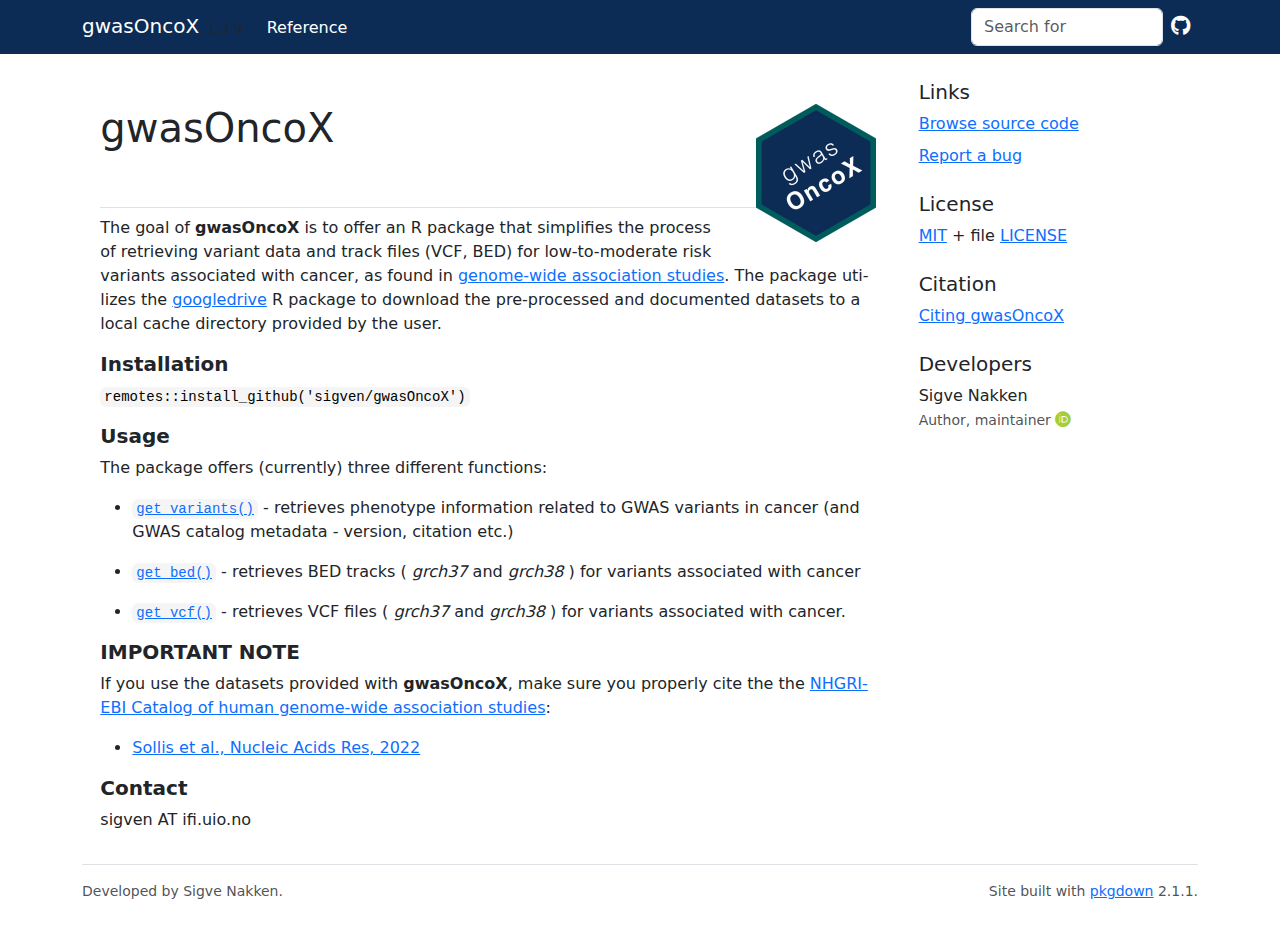
<file: index.html>
<!DOCTYPE html>
<!-- Generated by pkgdown: do not edit by hand --><html lang="en">
<head>
<meta http-equiv="Content-Type" content="text/html; charset=UTF-8">
<meta charset="utf-8">
<meta http-equiv="X-UA-Compatible" content="IE=edge">
<meta name="viewport" content="width=device-width, initial-scale=1, shrink-to-fit=no">
<title>Human GWAS tracks for the oncology domain • gwasOncoX</title>
<!-- favicons --><link rel="icon" type="image/png" sizes="16x16" href="favicon-16x16.png">
<link rel="icon" type="image/png" sizes="32x32" href="favicon-32x32.png">
<link rel="apple-touch-icon" type="image/png" sizes="180x180" href="apple-touch-icon.png">
<link rel="apple-touch-icon" type="image/png" sizes="120x120" href="apple-touch-icon-120x120.png">
<link rel="apple-touch-icon" type="image/png" sizes="76x76" href="apple-touch-icon-76x76.png">
<link rel="apple-touch-icon" type="image/png" sizes="60x60" href="apple-touch-icon-60x60.png">
<script src="deps/jquery-3.6.0/jquery-3.6.0.min.js"></script><meta name="viewport" content="width=device-width, initial-scale=1, shrink-to-fit=no">
<link href="deps/bootstrap-5.3.1/bootstrap.min.css" rel="stylesheet">
<script src="deps/bootstrap-5.3.1/bootstrap.bundle.min.js"></script><link href="deps/font-awesome-6.5.2/css/all.min.css" rel="stylesheet">
<link href="deps/font-awesome-6.5.2/css/v4-shims.min.css" rel="stylesheet">
<script src="deps/headroom-0.11.0/headroom.min.js"></script><script src="deps/headroom-0.11.0/jQuery.headroom.min.js"></script><script src="deps/bootstrap-toc-1.0.1/bootstrap-toc.min.js"></script><script src="deps/clipboard.js-2.0.11/clipboard.min.js"></script><script src="deps/search-1.0.0/autocomplete.jquery.min.js"></script><script src="deps/search-1.0.0/fuse.min.js"></script><script src="deps/search-1.0.0/mark.min.js"></script><!-- pkgdown --><script src="pkgdown.js"></script><meta property="og:title" content="Human GWAS tracks for the oncology domain">
<meta name="description" content="A small collection of variant datasets harvested from genome-wide association studies of cancer phenotypes. Both VCF files and BED tracks with loci associated with cancer phenotypes can be retrieved.">
<meta property="og:description" content="A small collection of variant datasets harvested from genome-wide association studies of cancer phenotypes. Both VCF files and BED tracks with loci associated with cancer phenotypes can be retrieved.">
<meta property="og:image" content="https://sigven.github.io/gwasOncoX/logo.png">
</head>
<body>
    <a href="#main" class="visually-hidden-focusable">Skip to contents</a>


    <nav class="navbar navbar-expand-lg fixed-top bg-info" data-bs-theme="light" aria-label="Site navigation"><div class="container">

    <a class="navbar-brand me-2" href="index.html">gwasOncoX</a>

    <small class="nav-text text-muted me-auto" data-bs-toggle="tooltip" data-bs-placement="bottom" title="">1.3.9</small>


    <button class="navbar-toggler" type="button" data-bs-toggle="collapse" data-bs-target="#navbar" aria-controls="navbar" aria-expanded="false" aria-label="Toggle navigation">
      <span class="navbar-toggler-icon"></span>
    </button>

    <div id="navbar" class="collapse navbar-collapse ms-3">
      <ul class="navbar-nav me-auto">
<li class="nav-item"><a class="nav-link" href="reference/index.html">Reference</a></li>
      </ul>
<ul class="navbar-nav">
<li class="nav-item"><form class="form-inline" role="search">
 <input class="form-control" type="search" name="search-input" id="search-input" autocomplete="off" aria-label="Search site" placeholder="Search for" data-search-index="search.json">
</form></li>
<li class="nav-item"><a class="external-link nav-link" href="https://github.com/sigven/gwasOncoX/" aria-label="GitHub"><span class="fa fab fa-github fa-lg"></span></a></li>
      </ul>
</div>


  </div>
</nav><div class="container template-home">
<div class="row">
  <main id="main" class="col-md-9"><p> </p>
<div class="section level1">
<div class="page-header">
<img src="logo.png" class="logo" alt=""><h1 id="gwasoncox-">gwasOncoX 
<a class="anchor" aria-label="anchor" href="#gwasoncox-"></a>
</h1>
</div>
<p>The goal of <strong>gwasOncoX</strong> is to offer an R package that simplifies the process of retrieving variant data and track files (VCF, BED) for low-to-moderate risk variants associated with cancer, as found in <a href="https://www.ebi.ac.uk/gwas/" class="external-link">genome-wide association studies</a>. The package utilizes the <a href="https://googledrive.tidyverse.org/" class="external-link">googledrive</a> R package to download the pre-processed and documented datasets to a local cache directory provided by the user.</p>
<div class="section level3">
<h3 id="installation">Installation<a class="anchor" aria-label="anchor" href="#installation"></a>
</h3>
<p><code>remotes::install_github('sigven/gwasOncoX')</code></p>
</div>
<div class="section level3">
<h3 id="usage">Usage<a class="anchor" aria-label="anchor" href="#usage"></a>
</h3>
<p>The package offers (currently) three different functions:</p>
<ul>
<li><p><a href="https://sigven.github.io/gwasOncoX/reference/get_variants.html"><code>get_variants()</code></a> - retrieves phenotype information related to GWAS variants in cancer (and GWAS catalog metadata - version, citation etc.)</p></li>
<li><p><a href="https://sigven.github.io/gwasOncoX/reference/get_bed.html"><code>get_bed()</code></a> - retrieves BED tracks ( <em>grch37</em> and <em>grch38</em> ) for variants associated with cancer</p></li>
<li><p><a href="https://sigven.github.io/gwasOncoX/reference/get_vcf.html"><code>get_vcf()</code></a> - retrieves VCF files ( <em>grch37</em> and <em>grch38</em> ) for variants associated with cancer.</p></li>
</ul>
</div>
<div class="section level3">
<h3 id="important-note">IMPORTANT NOTE<a class="anchor" aria-label="anchor" href="#important-note"></a>
</h3>
<p>If you use the datasets provided with <strong>gwasOncoX</strong>, make sure you properly cite the the <a href="https://www.ebi.ac.uk/gwas/docs/about" class="external-link">NHGRI-EBI Catalog of human genome-wide association studies</a>:</p>
<ul>
<li><a href="https://pubmed.ncbi.nlm.nih.gov/36350656/" class="external-link">Sollis et al., Nucleic Acids Res, 2022</a></li>
</ul>
</div>
<div class="section level3">
<h3 id="contact">Contact<a class="anchor" aria-label="anchor" href="#contact"></a>
</h3>
<p>sigven AT ifi.uio.no</p>
</div>
</div>

  </main><aside class="col-md-3"><div class="links">
<h2 data-toc-skip>Links</h2>
<ul class="list-unstyled">
<li><a href="https://github.com/sigven/gwasOncoX/" class="external-link">Browse source code</a></li>
<li><a href="https://github.com/sigven/gwasOncoX/issues" class="external-link">Report a bug</a></li>
</ul>
</div>

<div class="license">
<h2 data-toc-skip>License</h2>
<ul class="list-unstyled">
<li>
<a href="https://opensource.org/licenses/mit-license.php" class="external-link">MIT</a> + file <a href="LICENSE-text.html">LICENSE</a>
</li>
</ul>
</div>


<div class="citation">
<h2 data-toc-skip>Citation</h2>
<ul class="list-unstyled">
<li><a href="authors.html#citation">Citing gwasOncoX</a></li>
</ul>
</div>

<div class="developers">
<h2 data-toc-skip>Developers</h2>
<ul class="list-unstyled">
<li>Sigve Nakken <br><small class="roles"> Author, maintainer </small> <a href="https://orcid.org/0000-0001-8468-2050" target="orcid.widget" aria-label="ORCID" class="external-link"><span class="fab fa-orcid orcid" aria-hidden="true"></span></a> </li>
</ul>
</div>



  </aside>
</div>


    <footer><div class="pkgdown-footer-left">
  <p>Developed by Sigve Nakken.</p>
</div>

<div class="pkgdown-footer-right">
  <p>Site built with <a href="https://pkgdown.r-lib.org/" class="external-link">pkgdown</a> 2.1.1.</p>
</div>

    </footer>
</div>





  </body>
</html>
</file>
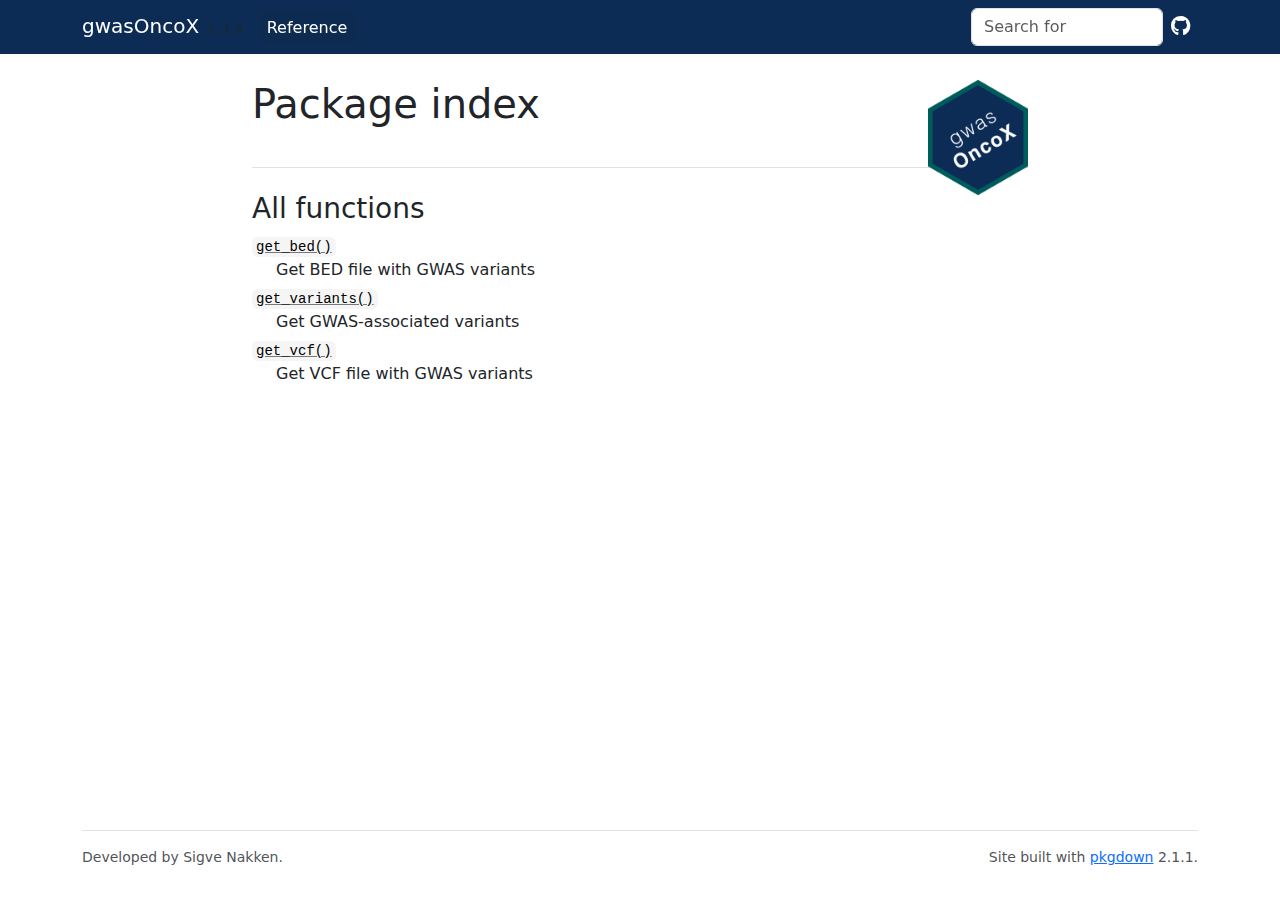
<file: reference/index.html>
<!DOCTYPE html>
<!-- Generated by pkgdown: do not edit by hand --><html lang="en"><head><meta http-equiv="Content-Type" content="text/html; charset=UTF-8"><meta charset="utf-8"><meta http-equiv="X-UA-Compatible" content="IE=edge"><meta name="viewport" content="width=device-width, initial-scale=1, shrink-to-fit=no"><title>Package index • gwasOncoX</title><!-- favicons --><link rel="icon" type="image/png" sizes="16x16" href="../favicon-16x16.png"><link rel="icon" type="image/png" sizes="32x32" href="../favicon-32x32.png"><link rel="apple-touch-icon" type="image/png" sizes="180x180" href="../apple-touch-icon.png"><link rel="apple-touch-icon" type="image/png" sizes="120x120" href="../apple-touch-icon-120x120.png"><link rel="apple-touch-icon" type="image/png" sizes="76x76" href="../apple-touch-icon-76x76.png"><link rel="apple-touch-icon" type="image/png" sizes="60x60" href="../apple-touch-icon-60x60.png"><script src="../deps/jquery-3.6.0/jquery-3.6.0.min.js"></script><meta name="viewport" content="width=device-width, initial-scale=1, shrink-to-fit=no"><link href="../deps/bootstrap-5.3.1/bootstrap.min.css" rel="stylesheet"><script src="../deps/bootstrap-5.3.1/bootstrap.bundle.min.js"></script><link href="../deps/font-awesome-6.5.2/css/all.min.css" rel="stylesheet"><link href="../deps/font-awesome-6.5.2/css/v4-shims.min.css" rel="stylesheet"><script src="../deps/headroom-0.11.0/headroom.min.js"></script><script src="../deps/headroom-0.11.0/jQuery.headroom.min.js"></script><script src="../deps/bootstrap-toc-1.0.1/bootstrap-toc.min.js"></script><script src="../deps/clipboard.js-2.0.11/clipboard.min.js"></script><script src="../deps/search-1.0.0/autocomplete.jquery.min.js"></script><script src="../deps/search-1.0.0/fuse.min.js"></script><script src="../deps/search-1.0.0/mark.min.js"></script><!-- pkgdown --><script src="../pkgdown.js"></script><meta property="og:title" content="Package index"><meta property="og:image" content="https://sigven.github.io/gwasOncoX/logo.png"></head><body>
    <a href="#main" class="visually-hidden-focusable">Skip to contents</a>


    <nav class="navbar navbar-expand-lg fixed-top bg-info" data-bs-theme="light" aria-label="Site navigation"><div class="container">

    <a class="navbar-brand me-2" href="../index.html">gwasOncoX</a>

    <small class="nav-text text-muted me-auto" data-bs-toggle="tooltip" data-bs-placement="bottom" title="">1.3.9</small>


    <button class="navbar-toggler" type="button" data-bs-toggle="collapse" data-bs-target="#navbar" aria-controls="navbar" aria-expanded="false" aria-label="Toggle navigation">
      <span class="navbar-toggler-icon"></span>
    </button>

    <div id="navbar" class="collapse navbar-collapse ms-3">
      <ul class="navbar-nav me-auto"><li class="active nav-item"><a class="nav-link" href="../reference/index.html">Reference</a></li>
      </ul><ul class="navbar-nav"><li class="nav-item"><form class="form-inline" role="search">
 <input class="form-control" type="search" name="search-input" id="search-input" autocomplete="off" aria-label="Search site" placeholder="Search for" data-search-index="../search.json"></form></li>
<li class="nav-item"><a class="external-link nav-link" href="https://github.com/sigven/gwasOncoX/" aria-label="GitHub"><span class="fa fab fa-github fa-lg"></span></a></li>
      </ul></div>


  </div>
</nav><div class="container template-reference-index">
<div class="row">
  <main id="main" class="col-md-9"><div class="page-header">
      <img src="../logo.png" class="logo" alt=""><h1>Package index</h1>
    </div>

    <div class="section level2">
      <h2 id="all-functions">All functions<a class="anchor" aria-label="anchor" href="#all-functions"></a></h2>




    </div><div class="section level2">




      <dl><dt>

          <code><a href="get_bed.html">get_bed()</a></code>

        </dt>
        <dd>Get BED file with GWAS variants</dd>
      </dl><dl><dt>

          <code><a href="get_variants.html">get_variants()</a></code>

        </dt>
        <dd>Get GWAS-associated variants</dd>
      </dl><dl><dt>

          <code><a href="get_vcf.html">get_vcf()</a></code>

        </dt>
        <dd>Get VCF file with GWAS variants</dd>
      </dl></div>
  </main></div>


    <footer><div class="pkgdown-footer-left">
  <p>Developed by Sigve Nakken.</p>
</div>

<div class="pkgdown-footer-right">
  <p>Site built with <a href="https://pkgdown.r-lib.org/" class="external-link">pkgdown</a> 2.1.1.</p>
</div>

    </footer></div>





  </body></html>
</file>
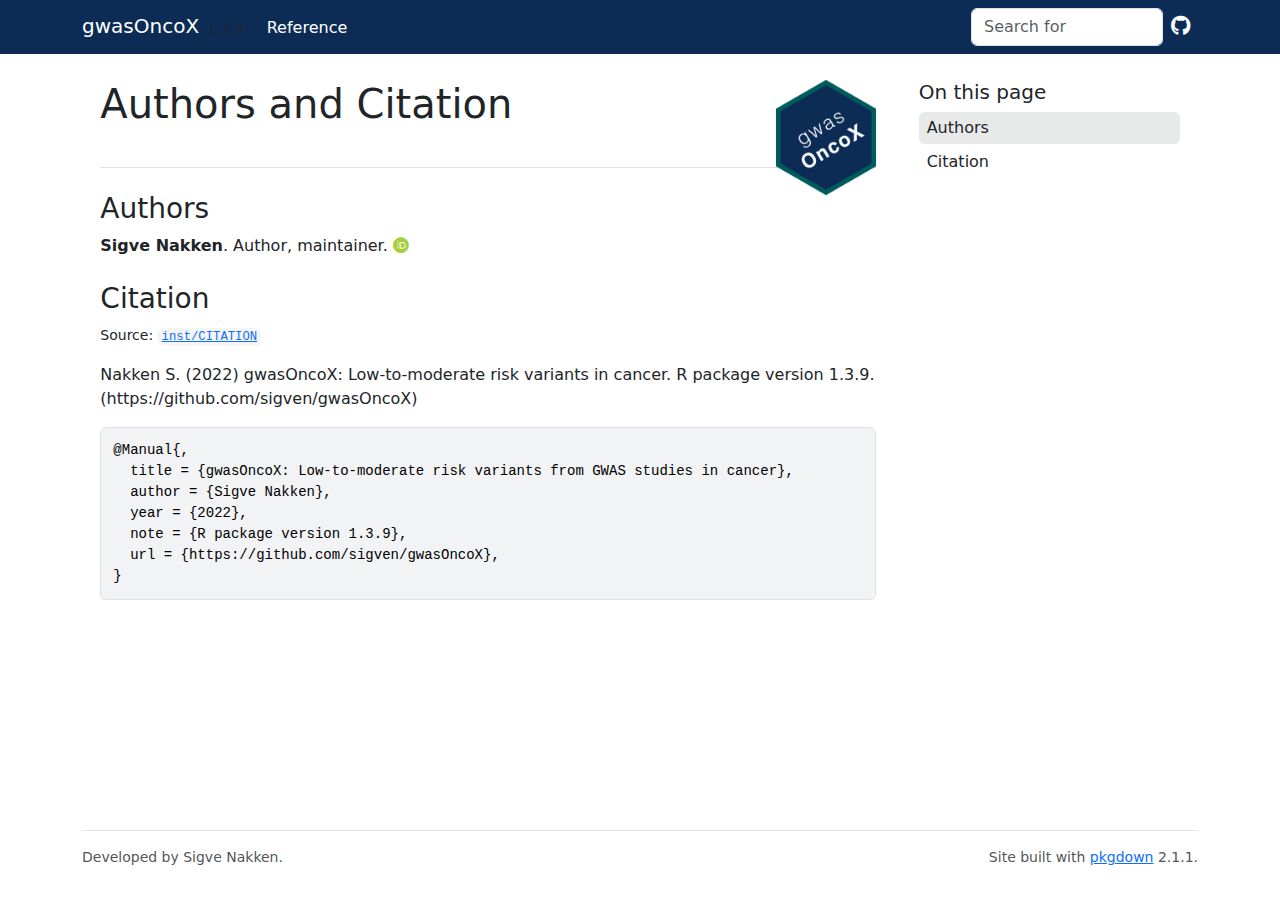
<file: authors.html>
<!DOCTYPE html>
<!-- Generated by pkgdown: do not edit by hand --><html lang="en"><head><meta http-equiv="Content-Type" content="text/html; charset=UTF-8"><meta charset="utf-8"><meta http-equiv="X-UA-Compatible" content="IE=edge"><meta name="viewport" content="width=device-width, initial-scale=1, shrink-to-fit=no"><title>Authors and Citation • gwasOncoX</title><!-- favicons --><link rel="icon" type="image/png" sizes="16x16" href="favicon-16x16.png"><link rel="icon" type="image/png" sizes="32x32" href="favicon-32x32.png"><link rel="apple-touch-icon" type="image/png" sizes="180x180" href="apple-touch-icon.png"><link rel="apple-touch-icon" type="image/png" sizes="120x120" href="apple-touch-icon-120x120.png"><link rel="apple-touch-icon" type="image/png" sizes="76x76" href="apple-touch-icon-76x76.png"><link rel="apple-touch-icon" type="image/png" sizes="60x60" href="apple-touch-icon-60x60.png"><script src="deps/jquery-3.6.0/jquery-3.6.0.min.js"></script><meta name="viewport" content="width=device-width, initial-scale=1, shrink-to-fit=no"><link href="deps/bootstrap-5.3.1/bootstrap.min.css" rel="stylesheet"><script src="deps/bootstrap-5.3.1/bootstrap.bundle.min.js"></script><link href="deps/font-awesome-6.5.2/css/all.min.css" rel="stylesheet"><link href="deps/font-awesome-6.5.2/css/v4-shims.min.css" rel="stylesheet"><script src="deps/headroom-0.11.0/headroom.min.js"></script><script src="deps/headroom-0.11.0/jQuery.headroom.min.js"></script><script src="deps/bootstrap-toc-1.0.1/bootstrap-toc.min.js"></script><script src="deps/clipboard.js-2.0.11/clipboard.min.js"></script><script src="deps/search-1.0.0/autocomplete.jquery.min.js"></script><script src="deps/search-1.0.0/fuse.min.js"></script><script src="deps/search-1.0.0/mark.min.js"></script><!-- pkgdown --><script src="pkgdown.js"></script><meta property="og:title" content="Authors and Citation"><meta property="og:image" content="https://sigven.github.io/gwasOncoX/logo.png"></head><body>
    <a href="#main" class="visually-hidden-focusable">Skip to contents</a>


    <nav class="navbar navbar-expand-lg fixed-top bg-info" data-bs-theme="light" aria-label="Site navigation"><div class="container">

    <a class="navbar-brand me-2" href="index.html">gwasOncoX</a>

    <small class="nav-text text-muted me-auto" data-bs-toggle="tooltip" data-bs-placement="bottom" title="">1.3.9</small>


    <button class="navbar-toggler" type="button" data-bs-toggle="collapse" data-bs-target="#navbar" aria-controls="navbar" aria-expanded="false" aria-label="Toggle navigation">
      <span class="navbar-toggler-icon"></span>
    </button>

    <div id="navbar" class="collapse navbar-collapse ms-3">
      <ul class="navbar-nav me-auto"><li class="nav-item"><a class="nav-link" href="reference/index.html">Reference</a></li>
      </ul><ul class="navbar-nav"><li class="nav-item"><form class="form-inline" role="search">
 <input class="form-control" type="search" name="search-input" id="search-input" autocomplete="off" aria-label="Search site" placeholder="Search for" data-search-index="search.json"></form></li>
<li class="nav-item"><a class="external-link nav-link" href="https://github.com/sigven/gwasOncoX/" aria-label="GitHub"><span class="fa fab fa-github fa-lg"></span></a></li>
      </ul></div>


  </div>
</nav><div class="container template-citation-authors">
<div class="row">
  <main id="main" class="col-md-9"><div class="page-header">
      <img src="logo.png" class="logo" alt=""><h1>Authors and Citation</h1>
    </div>

    <div class="section level2">
      <h2>Authors</h2>

      <ul class="list-unstyled"><li>
          <p><strong>Sigve Nakken</strong>. Author, maintainer. <a href="https://orcid.org/0000-0001-8468-2050" target="orcid.widget" aria-label="ORCID" class="external-link"><span class="fab fa-orcid orcid" aria-hidden="true"></span></a>
          </p>
        </li>
      </ul></div>

    <div class="section level2">
      <h2 id="citation">Citation</h2>
      <p><small class="dont-index">Source: <a href="https://github.com/sigven/gwasOncoX/blob/main/inst/CITATION" class="external-link"><code>inst/CITATION</code></a></small></p>

      <p>Nakken S.  (2022)  gwasOncoX: Low-to-moderate risk variants in cancer.  R package version 1.3.9.  (https://github.com/sigven/gwasOncoX)</p>
      <pre>@Manual{,
  title = {gwasOncoX: Low-to-moderate risk variants from GWAS studies in cancer},
  author = {Sigve Nakken},
  year = {2022},
  note = {R package version 1.3.9},
  url = {https://github.com/sigven/gwasOncoX},
}</pre>
    </div>

  </main><aside class="col-md-3"><nav id="toc" aria-label="Table of contents"><h2>On this page</h2>
    </nav></aside></div>


    <footer><div class="pkgdown-footer-left">
  <p>Developed by Sigve Nakken.</p>
</div>

<div class="pkgdown-footer-right">
  <p>Site built with <a href="https://pkgdown.r-lib.org/" class="external-link">pkgdown</a> 2.1.1.</p>
</div>

    </footer></div>





  </body></html>
</file>
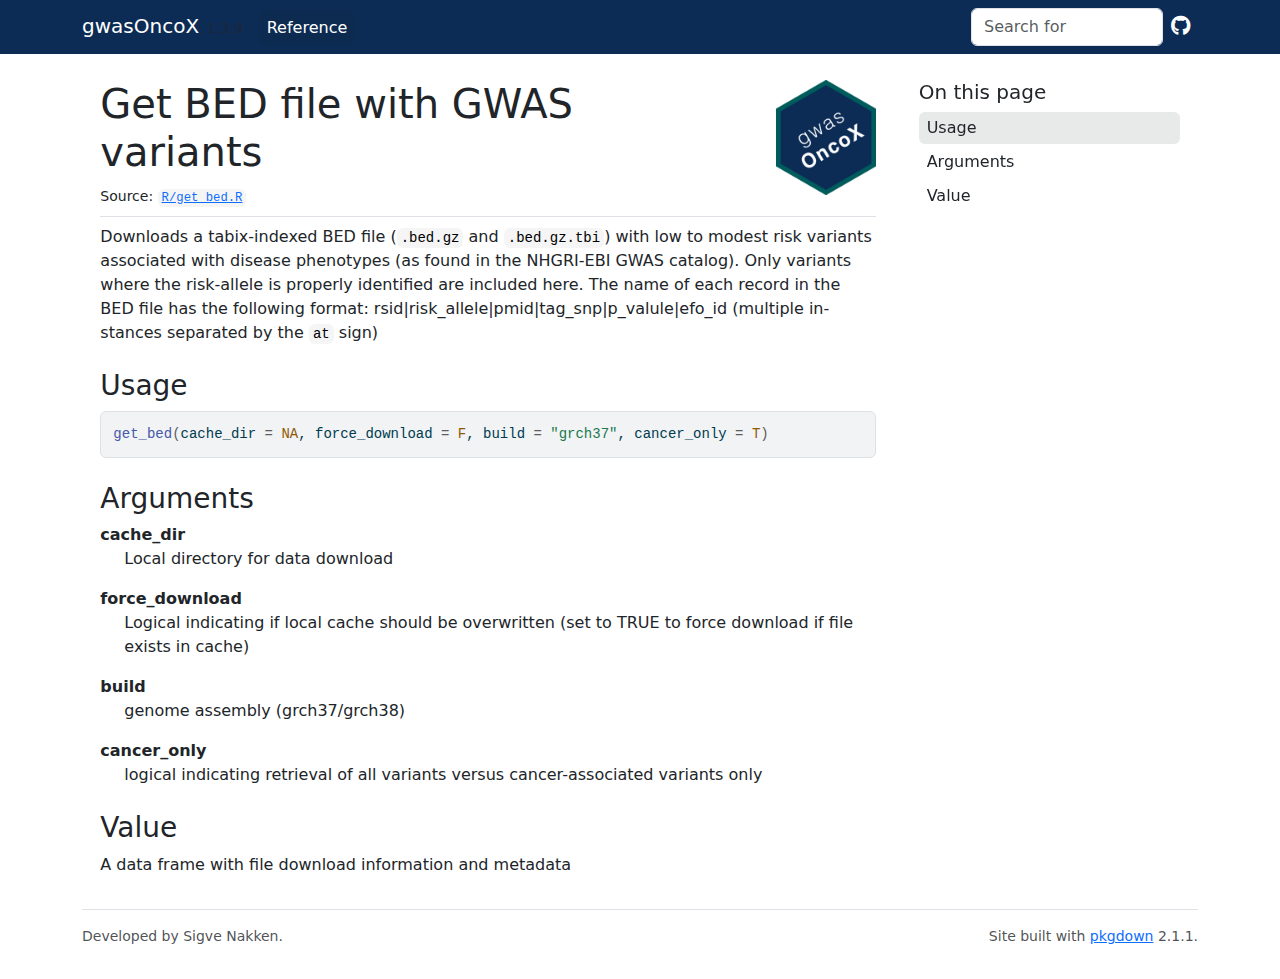
<file: reference/get_bed.html>
<!DOCTYPE html>
<!-- Generated by pkgdown: do not edit by hand --><html lang="en"><head><meta http-equiv="Content-Type" content="text/html; charset=UTF-8"><meta charset="utf-8"><meta http-equiv="X-UA-Compatible" content="IE=edge"><meta name="viewport" content="width=device-width, initial-scale=1, shrink-to-fit=no"><title>Get BED file with GWAS variants — get_bed • gwasOncoX</title><!-- favicons --><link rel="icon" type="image/png" sizes="16x16" href="../favicon-16x16.png"><link rel="icon" type="image/png" sizes="32x32" href="../favicon-32x32.png"><link rel="apple-touch-icon" type="image/png" sizes="180x180" href="../apple-touch-icon.png"><link rel="apple-touch-icon" type="image/png" sizes="120x120" href="../apple-touch-icon-120x120.png"><link rel="apple-touch-icon" type="image/png" sizes="76x76" href="../apple-touch-icon-76x76.png"><link rel="apple-touch-icon" type="image/png" sizes="60x60" href="../apple-touch-icon-60x60.png"><script src="../deps/jquery-3.6.0/jquery-3.6.0.min.js"></script><meta name="viewport" content="width=device-width, initial-scale=1, shrink-to-fit=no"><link href="../deps/bootstrap-5.3.1/bootstrap.min.css" rel="stylesheet"><script src="../deps/bootstrap-5.3.1/bootstrap.bundle.min.js"></script><link href="../deps/font-awesome-6.5.2/css/all.min.css" rel="stylesheet"><link href="../deps/font-awesome-6.5.2/css/v4-shims.min.css" rel="stylesheet"><script src="../deps/headroom-0.11.0/headroom.min.js"></script><script src="../deps/headroom-0.11.0/jQuery.headroom.min.js"></script><script src="../deps/bootstrap-toc-1.0.1/bootstrap-toc.min.js"></script><script src="../deps/clipboard.js-2.0.11/clipboard.min.js"></script><script src="../deps/search-1.0.0/autocomplete.jquery.min.js"></script><script src="../deps/search-1.0.0/fuse.min.js"></script><script src="../deps/search-1.0.0/mark.min.js"></script><!-- pkgdown --><script src="../pkgdown.js"></script><meta property="og:title" content="Get BED file with GWAS variants — get_bed"><meta name="description" content="Downloads a tabix-indexed BED file (.bed.gz and .bed.gz.tbi) with
low to modest risk variants  associated with disease phenotypes (as found in
the NHGRI-EBI GWAS catalog). Only variants where the risk-allele is properly
identified are included here. The name of each record in the BED file has
the following format: rsid|risk_allele|pmid|tag_snp|p_valule|efo_id
(multiple instances separated by the at sign)"><meta property="og:description" content="Downloads a tabix-indexed BED file (.bed.gz and .bed.gz.tbi) with
low to modest risk variants  associated with disease phenotypes (as found in
the NHGRI-EBI GWAS catalog). Only variants where the risk-allele is properly
identified are included here. The name of each record in the BED file has
the following format: rsid|risk_allele|pmid|tag_snp|p_valule|efo_id
(multiple instances separated by the at sign)"><meta property="og:image" content="https://sigven.github.io/gwasOncoX/logo.png"></head><body>
    <a href="#main" class="visually-hidden-focusable">Skip to contents</a>


    <nav class="navbar navbar-expand-lg fixed-top bg-info" data-bs-theme="light" aria-label="Site navigation"><div class="container">

    <a class="navbar-brand me-2" href="../index.html">gwasOncoX</a>

    <small class="nav-text text-muted me-auto" data-bs-toggle="tooltip" data-bs-placement="bottom" title="">1.3.9</small>


    <button class="navbar-toggler" type="button" data-bs-toggle="collapse" data-bs-target="#navbar" aria-controls="navbar" aria-expanded="false" aria-label="Toggle navigation">
      <span class="navbar-toggler-icon"></span>
    </button>

    <div id="navbar" class="collapse navbar-collapse ms-3">
      <ul class="navbar-nav me-auto"><li class="active nav-item"><a class="nav-link" href="../reference/index.html">Reference</a></li>
      </ul><ul class="navbar-nav"><li class="nav-item"><form class="form-inline" role="search">
 <input class="form-control" type="search" name="search-input" id="search-input" autocomplete="off" aria-label="Search site" placeholder="Search for" data-search-index="../search.json"></form></li>
<li class="nav-item"><a class="external-link nav-link" href="https://github.com/sigven/gwasOncoX/" aria-label="GitHub"><span class="fa fab fa-github fa-lg"></span></a></li>
      </ul></div>


  </div>
</nav><div class="container template-reference-topic">
<div class="row">
  <main id="main" class="col-md-9"><div class="page-header">
      <img src="../logo.png" class="logo" alt=""><h1>Get BED file with GWAS variants</h1>
      <small class="dont-index">Source: <a href="https://github.com/sigven/gwasOncoX/blob/main/R/get_bed.R" class="external-link"><code>R/get_bed.R</code></a></small>
      <div class="d-none name"><code>get_bed.Rd</code></div>
    </div>

    <div class="ref-description section level2">
    <p>Downloads a tabix-indexed BED file (<code>.bed.gz</code> and <code>.bed.gz.tbi</code>) with
low to modest risk variants  associated with disease phenotypes (as found in
the NHGRI-EBI GWAS catalog). Only variants where the risk-allele is properly
identified are included here. The name of each record in the BED file has
the following format: rsid|risk_allele|pmid|tag_snp|p_valule|efo_id
(multiple instances separated by the <code>at</code> sign)</p>
    </div>

    <div class="section level2">
    <h2 id="ref-usage">Usage<a class="anchor" aria-label="anchor" href="#ref-usage"></a></h2>
    <div class="sourceCode"><pre class="sourceCode r"><code><span><span class="fu">get_bed</span><span class="op">(</span>cache_dir <span class="op">=</span> <span class="cn">NA</span>, force_download <span class="op">=</span> <span class="cn">F</span>, build <span class="op">=</span> <span class="st">"grch37"</span>, cancer_only <span class="op">=</span> <span class="cn">T</span><span class="op">)</span></span></code></pre></div>
    </div>

    <div class="section level2">
    <h2 id="arguments">Arguments<a class="anchor" aria-label="anchor" href="#arguments"></a></h2>


<dl><dt id="arg-cache-dir">cache_dir<a class="anchor" aria-label="anchor" href="#arg-cache-dir"></a></dt>
<dd><p>Local directory for data download</p></dd>


<dt id="arg-force-download">force_download<a class="anchor" aria-label="anchor" href="#arg-force-download"></a></dt>
<dd><p>Logical indicating if local cache should be overwritten
(set to TRUE to force download if file exists in cache)</p></dd>


<dt id="arg-build">build<a class="anchor" aria-label="anchor" href="#arg-build"></a></dt>
<dd><p>genome assembly (grch37/grch38)</p></dd>


<dt id="arg-cancer-only">cancer_only<a class="anchor" aria-label="anchor" href="#arg-cancer-only"></a></dt>
<dd><p>logical indicating retrieval of all variants versus
cancer-associated variants only</p></dd>

</dl></div>
    <div class="section level2">
    <h2 id="value">Value<a class="anchor" aria-label="anchor" href="#value"></a></h2>
    <p>A data frame with file download information and metadata</p>
    </div>

  </main><aside class="col-md-3"><nav id="toc" aria-label="Table of contents"><h2>On this page</h2>
    </nav></aside></div>


    <footer><div class="pkgdown-footer-left">
  <p>Developed by Sigve Nakken.</p>
</div>

<div class="pkgdown-footer-right">
  <p>Site built with <a href="https://pkgdown.r-lib.org/" class="external-link">pkgdown</a> 2.1.1.</p>
</div>

    </footer></div>





  </body></html>
</file>
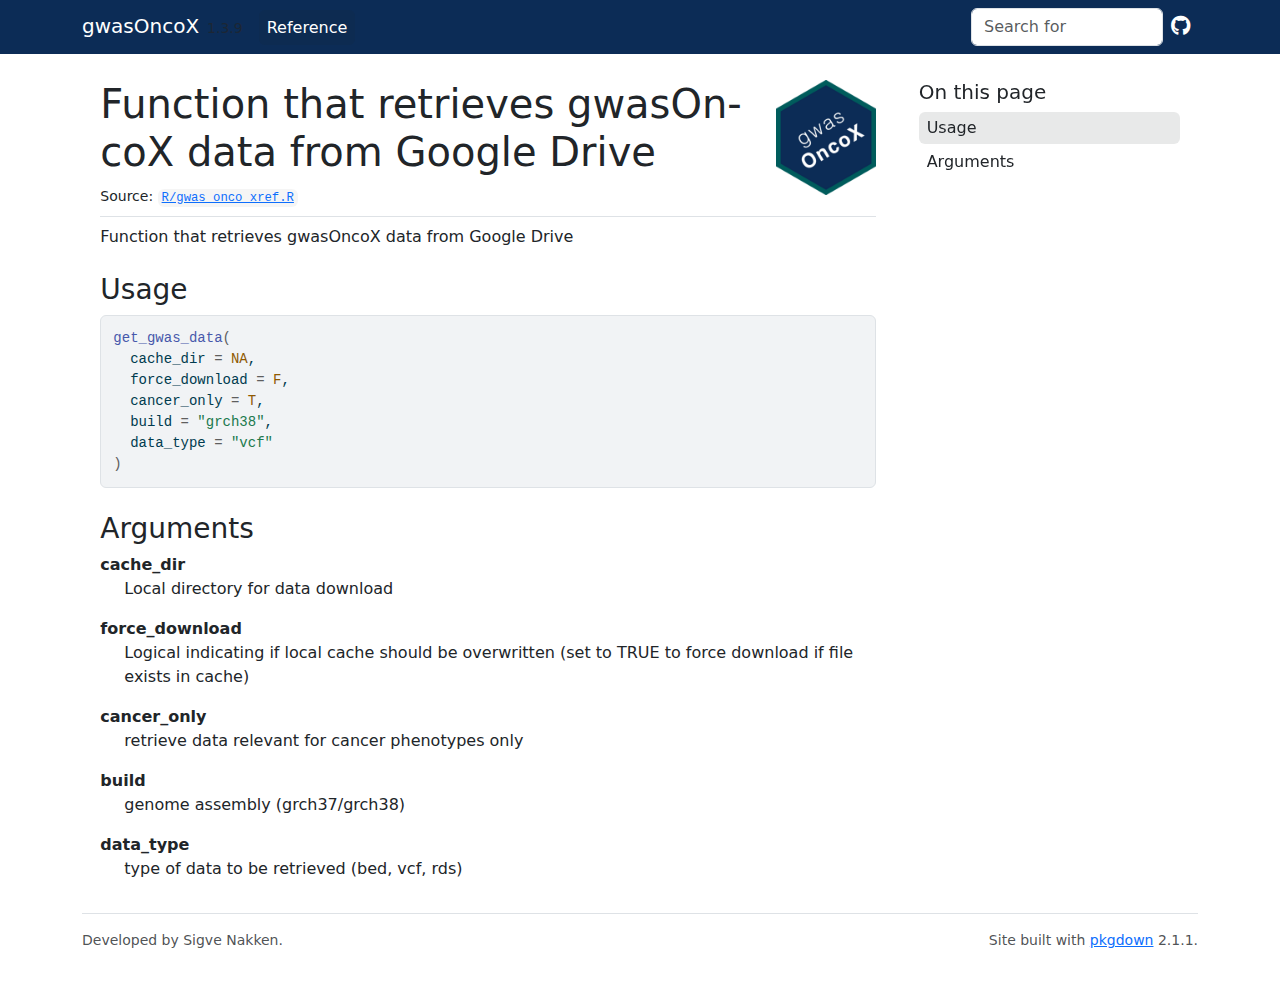
<file: reference/get_gwas_data.html>
<!DOCTYPE html>
<!-- Generated by pkgdown: do not edit by hand --><html lang="en"><head><meta http-equiv="Content-Type" content="text/html; charset=UTF-8"><meta charset="utf-8"><meta http-equiv="X-UA-Compatible" content="IE=edge"><meta name="viewport" content="width=device-width, initial-scale=1, shrink-to-fit=no"><title>Function that retrieves gwasOncoX data from Google Drive — get_gwas_data • gwasOncoX</title><!-- favicons --><link rel="icon" type="image/png" sizes="16x16" href="../favicon-16x16.png"><link rel="icon" type="image/png" sizes="32x32" href="../favicon-32x32.png"><link rel="apple-touch-icon" type="image/png" sizes="180x180" href="../apple-touch-icon.png"><link rel="apple-touch-icon" type="image/png" sizes="120x120" href="../apple-touch-icon-120x120.png"><link rel="apple-touch-icon" type="image/png" sizes="76x76" href="../apple-touch-icon-76x76.png"><link rel="apple-touch-icon" type="image/png" sizes="60x60" href="../apple-touch-icon-60x60.png"><script src="../deps/jquery-3.6.0/jquery-3.6.0.min.js"></script><meta name="viewport" content="width=device-width, initial-scale=1, shrink-to-fit=no"><link href="../deps/bootstrap-5.3.1/bootstrap.min.css" rel="stylesheet"><script src="../deps/bootstrap-5.3.1/bootstrap.bundle.min.js"></script><link href="../deps/font-awesome-6.5.2/css/all.min.css" rel="stylesheet"><link href="../deps/font-awesome-6.5.2/css/v4-shims.min.css" rel="stylesheet"><script src="../deps/headroom-0.11.0/headroom.min.js"></script><script src="../deps/headroom-0.11.0/jQuery.headroom.min.js"></script><script src="../deps/bootstrap-toc-1.0.1/bootstrap-toc.min.js"></script><script src="../deps/clipboard.js-2.0.11/clipboard.min.js"></script><script src="../deps/search-1.0.0/autocomplete.jquery.min.js"></script><script src="../deps/search-1.0.0/fuse.min.js"></script><script src="../deps/search-1.0.0/mark.min.js"></script><!-- pkgdown --><script src="../pkgdown.js"></script><meta property="og:title" content="Function that retrieves gwasOncoX data from Google Drive — get_gwas_data"><meta name="description" content="Function that retrieves gwasOncoX data from Google Drive"><meta property="og:description" content="Function that retrieves gwasOncoX data from Google Drive"><meta property="og:image" content="https://sigven.github.io/gwasOncoX/logo.png"></head><body>
    <a href="#main" class="visually-hidden-focusable">Skip to contents</a>


    <nav class="navbar navbar-expand-lg fixed-top bg-info" data-bs-theme="light" aria-label="Site navigation"><div class="container">

    <a class="navbar-brand me-2" href="../index.html">gwasOncoX</a>

    <small class="nav-text text-muted me-auto" data-bs-toggle="tooltip" data-bs-placement="bottom" title="">1.3.9</small>


    <button class="navbar-toggler" type="button" data-bs-toggle="collapse" data-bs-target="#navbar" aria-controls="navbar" aria-expanded="false" aria-label="Toggle navigation">
      <span class="navbar-toggler-icon"></span>
    </button>

    <div id="navbar" class="collapse navbar-collapse ms-3">
      <ul class="navbar-nav me-auto"><li class="active nav-item"><a class="nav-link" href="../reference/index.html">Reference</a></li>
      </ul><ul class="navbar-nav"><li class="nav-item"><form class="form-inline" role="search">
 <input class="form-control" type="search" name="search-input" id="search-input" autocomplete="off" aria-label="Search site" placeholder="Search for" data-search-index="../search.json"></form></li>
<li class="nav-item"><a class="external-link nav-link" href="https://github.com/sigven/gwasOncoX/" aria-label="GitHub"><span class="fa fab fa-github fa-lg"></span></a></li>
      </ul></div>


  </div>
</nav><div class="container template-reference-topic">
<div class="row">
  <main id="main" class="col-md-9"><div class="page-header">
      <img src="../logo.png" class="logo" alt=""><h1>Function that retrieves gwasOncoX data from Google Drive</h1>
      <small class="dont-index">Source: <a href="https://github.com/sigven/gwasOncoX/blob/main/R/gwas_onco_xref.R" class="external-link"><code>R/gwas_onco_xref.R</code></a></small>
      <div class="d-none name"><code>get_gwas_data.Rd</code></div>
    </div>

    <div class="ref-description section level2">
    <p>Function that retrieves gwasOncoX data from Google Drive</p>
    </div>

    <div class="section level2">
    <h2 id="ref-usage">Usage<a class="anchor" aria-label="anchor" href="#ref-usage"></a></h2>
    <div class="sourceCode"><pre class="sourceCode r"><code><span><span class="fu">get_gwas_data</span><span class="op">(</span></span>
<span>  cache_dir <span class="op">=</span> <span class="cn">NA</span>,</span>
<span>  force_download <span class="op">=</span> <span class="cn">F</span>,</span>
<span>  cancer_only <span class="op">=</span> <span class="cn">T</span>,</span>
<span>  build <span class="op">=</span> <span class="st">"grch38"</span>,</span>
<span>  data_type <span class="op">=</span> <span class="st">"vcf"</span></span>
<span><span class="op">)</span></span></code></pre></div>
    </div>

    <div class="section level2">
    <h2 id="arguments">Arguments<a class="anchor" aria-label="anchor" href="#arguments"></a></h2>


<dl><dt id="arg-cache-dir">cache_dir<a class="anchor" aria-label="anchor" href="#arg-cache-dir"></a></dt>
<dd><p>Local directory for data download</p></dd>


<dt id="arg-force-download">force_download<a class="anchor" aria-label="anchor" href="#arg-force-download"></a></dt>
<dd><p>Logical indicating if local cache should be overwritten
(set to TRUE to force download if file exists in cache)</p></dd>


<dt id="arg-cancer-only">cancer_only<a class="anchor" aria-label="anchor" href="#arg-cancer-only"></a></dt>
<dd><p>retrieve data relevant for cancer phenotypes only</p></dd>


<dt id="arg-build">build<a class="anchor" aria-label="anchor" href="#arg-build"></a></dt>
<dd><p>genome assembly (grch37/grch38)</p></dd>


<dt id="arg-data-type">data_type<a class="anchor" aria-label="anchor" href="#arg-data-type"></a></dt>
<dd><p>type of data to be retrieved (bed, vcf, rds)</p></dd>

</dl></div>

  </main><aside class="col-md-3"><nav id="toc" aria-label="Table of contents"><h2>On this page</h2>
    </nav></aside></div>


    <footer><div class="pkgdown-footer-left">
  <p>Developed by Sigve Nakken.</p>
</div>

<div class="pkgdown-footer-right">
  <p>Site built with <a href="https://pkgdown.r-lib.org/" class="external-link">pkgdown</a> 2.1.1.</p>
</div>

    </footer></div>





  </body></html>
</file>
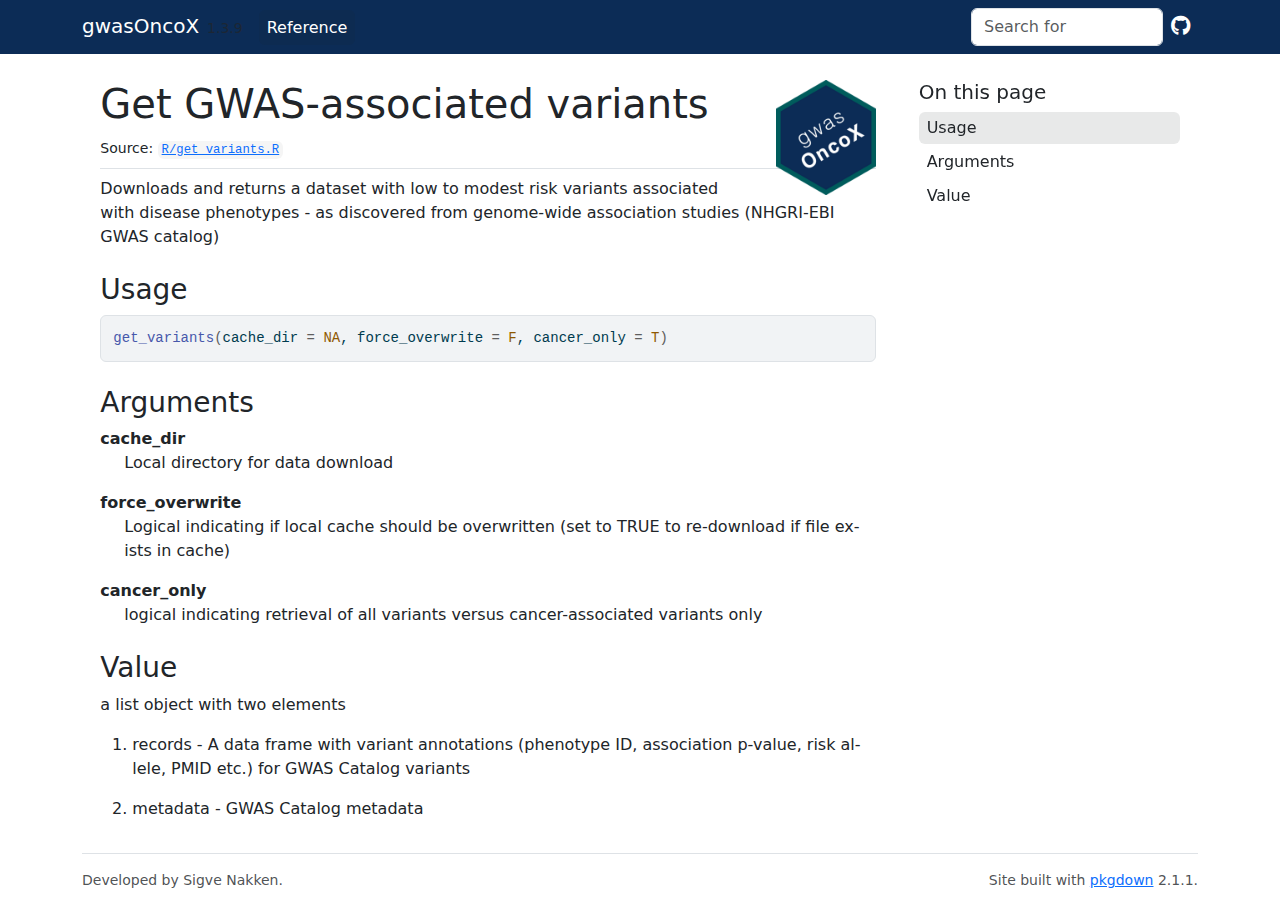
<file: reference/get_variants.html>
<!DOCTYPE html>
<!-- Generated by pkgdown: do not edit by hand --><html lang="en"><head><meta http-equiv="Content-Type" content="text/html; charset=UTF-8"><meta charset="utf-8"><meta http-equiv="X-UA-Compatible" content="IE=edge"><meta name="viewport" content="width=device-width, initial-scale=1, shrink-to-fit=no"><title>Get GWAS-associated variants — get_variants • gwasOncoX</title><!-- favicons --><link rel="icon" type="image/png" sizes="16x16" href="../favicon-16x16.png"><link rel="icon" type="image/png" sizes="32x32" href="../favicon-32x32.png"><link rel="apple-touch-icon" type="image/png" sizes="180x180" href="../apple-touch-icon.png"><link rel="apple-touch-icon" type="image/png" sizes="120x120" href="../apple-touch-icon-120x120.png"><link rel="apple-touch-icon" type="image/png" sizes="76x76" href="../apple-touch-icon-76x76.png"><link rel="apple-touch-icon" type="image/png" sizes="60x60" href="../apple-touch-icon-60x60.png"><script src="../deps/jquery-3.6.0/jquery-3.6.0.min.js"></script><meta name="viewport" content="width=device-width, initial-scale=1, shrink-to-fit=no"><link href="../deps/bootstrap-5.3.1/bootstrap.min.css" rel="stylesheet"><script src="../deps/bootstrap-5.3.1/bootstrap.bundle.min.js"></script><link href="../deps/font-awesome-6.5.2/css/all.min.css" rel="stylesheet"><link href="../deps/font-awesome-6.5.2/css/v4-shims.min.css" rel="stylesheet"><script src="../deps/headroom-0.11.0/headroom.min.js"></script><script src="../deps/headroom-0.11.0/jQuery.headroom.min.js"></script><script src="../deps/bootstrap-toc-1.0.1/bootstrap-toc.min.js"></script><script src="../deps/clipboard.js-2.0.11/clipboard.min.js"></script><script src="../deps/search-1.0.0/autocomplete.jquery.min.js"></script><script src="../deps/search-1.0.0/fuse.min.js"></script><script src="../deps/search-1.0.0/mark.min.js"></script><!-- pkgdown --><script src="../pkgdown.js"></script><meta property="og:title" content="Get GWAS-associated variants — get_variants"><meta name="description" content="Downloads and returns a dataset with low to modest risk variants associated
with disease phenotypes - as discovered from genome-wide association studies
(NHGRI-EBI GWAS catalog)"><meta property="og:description" content="Downloads and returns a dataset with low to modest risk variants associated
with disease phenotypes - as discovered from genome-wide association studies
(NHGRI-EBI GWAS catalog)"><meta property="og:image" content="https://sigven.github.io/gwasOncoX/logo.png"></head><body>
    <a href="#main" class="visually-hidden-focusable">Skip to contents</a>


    <nav class="navbar navbar-expand-lg fixed-top bg-info" data-bs-theme="light" aria-label="Site navigation"><div class="container">

    <a class="navbar-brand me-2" href="../index.html">gwasOncoX</a>

    <small class="nav-text text-muted me-auto" data-bs-toggle="tooltip" data-bs-placement="bottom" title="">1.3.9</small>


    <button class="navbar-toggler" type="button" data-bs-toggle="collapse" data-bs-target="#navbar" aria-controls="navbar" aria-expanded="false" aria-label="Toggle navigation">
      <span class="navbar-toggler-icon"></span>
    </button>

    <div id="navbar" class="collapse navbar-collapse ms-3">
      <ul class="navbar-nav me-auto"><li class="active nav-item"><a class="nav-link" href="../reference/index.html">Reference</a></li>
      </ul><ul class="navbar-nav"><li class="nav-item"><form class="form-inline" role="search">
 <input class="form-control" type="search" name="search-input" id="search-input" autocomplete="off" aria-label="Search site" placeholder="Search for" data-search-index="../search.json"></form></li>
<li class="nav-item"><a class="external-link nav-link" href="https://github.com/sigven/gwasOncoX/" aria-label="GitHub"><span class="fa fab fa-github fa-lg"></span></a></li>
      </ul></div>


  </div>
</nav><div class="container template-reference-topic">
<div class="row">
  <main id="main" class="col-md-9"><div class="page-header">
      <img src="../logo.png" class="logo" alt=""><h1>Get GWAS-associated variants</h1>
      <small class="dont-index">Source: <a href="https://github.com/sigven/gwasOncoX/blob/main/R/get_variants.R" class="external-link"><code>R/get_variants.R</code></a></small>
      <div class="d-none name"><code>get_variants.Rd</code></div>
    </div>

    <div class="ref-description section level2">
    <p>Downloads and returns a dataset with low to modest risk variants associated
with disease phenotypes - as discovered from genome-wide association studies
(NHGRI-EBI GWAS catalog)</p>
    </div>

    <div class="section level2">
    <h2 id="ref-usage">Usage<a class="anchor" aria-label="anchor" href="#ref-usage"></a></h2>
    <div class="sourceCode"><pre class="sourceCode r"><code><span><span class="fu">get_variants</span><span class="op">(</span>cache_dir <span class="op">=</span> <span class="cn">NA</span>, force_overwrite <span class="op">=</span> <span class="cn">F</span>, cancer_only <span class="op">=</span> <span class="cn">T</span><span class="op">)</span></span></code></pre></div>
    </div>

    <div class="section level2">
    <h2 id="arguments">Arguments<a class="anchor" aria-label="anchor" href="#arguments"></a></h2>


<dl><dt id="arg-cache-dir">cache_dir<a class="anchor" aria-label="anchor" href="#arg-cache-dir"></a></dt>
<dd><p>Local directory for data download</p></dd>


<dt id="arg-force-overwrite">force_overwrite<a class="anchor" aria-label="anchor" href="#arg-force-overwrite"></a></dt>
<dd><p>Logical indicating if local cache should be overwritten
(set to TRUE to re-download if file exists in cache)</p></dd>


<dt id="arg-cancer-only">cancer_only<a class="anchor" aria-label="anchor" href="#arg-cancer-only"></a></dt>
<dd><p>logical indicating retrieval of all variants versus
cancer-associated variants only</p></dd>

</dl></div>
    <div class="section level2">
    <h2 id="value">Value<a class="anchor" aria-label="anchor" href="#value"></a></h2>
    <p>a list object with two elements</p><ol><li><p>records - A data frame with variant annotations (phenotype ID,
association p-value, risk allele, PMID etc.) for GWAS Catalog variants</p></li>
<li><p>metadata - GWAS Catalog metadata</p></li>
</ol></div>

  </main><aside class="col-md-3"><nav id="toc" aria-label="Table of contents"><h2>On this page</h2>
    </nav></aside></div>


    <footer><div class="pkgdown-footer-left">
  <p>Developed by Sigve Nakken.</p>
</div>

<div class="pkgdown-footer-right">
  <p>Site built with <a href="https://pkgdown.r-lib.org/" class="external-link">pkgdown</a> 2.1.1.</p>
</div>

    </footer></div>





  </body></html>
</file>
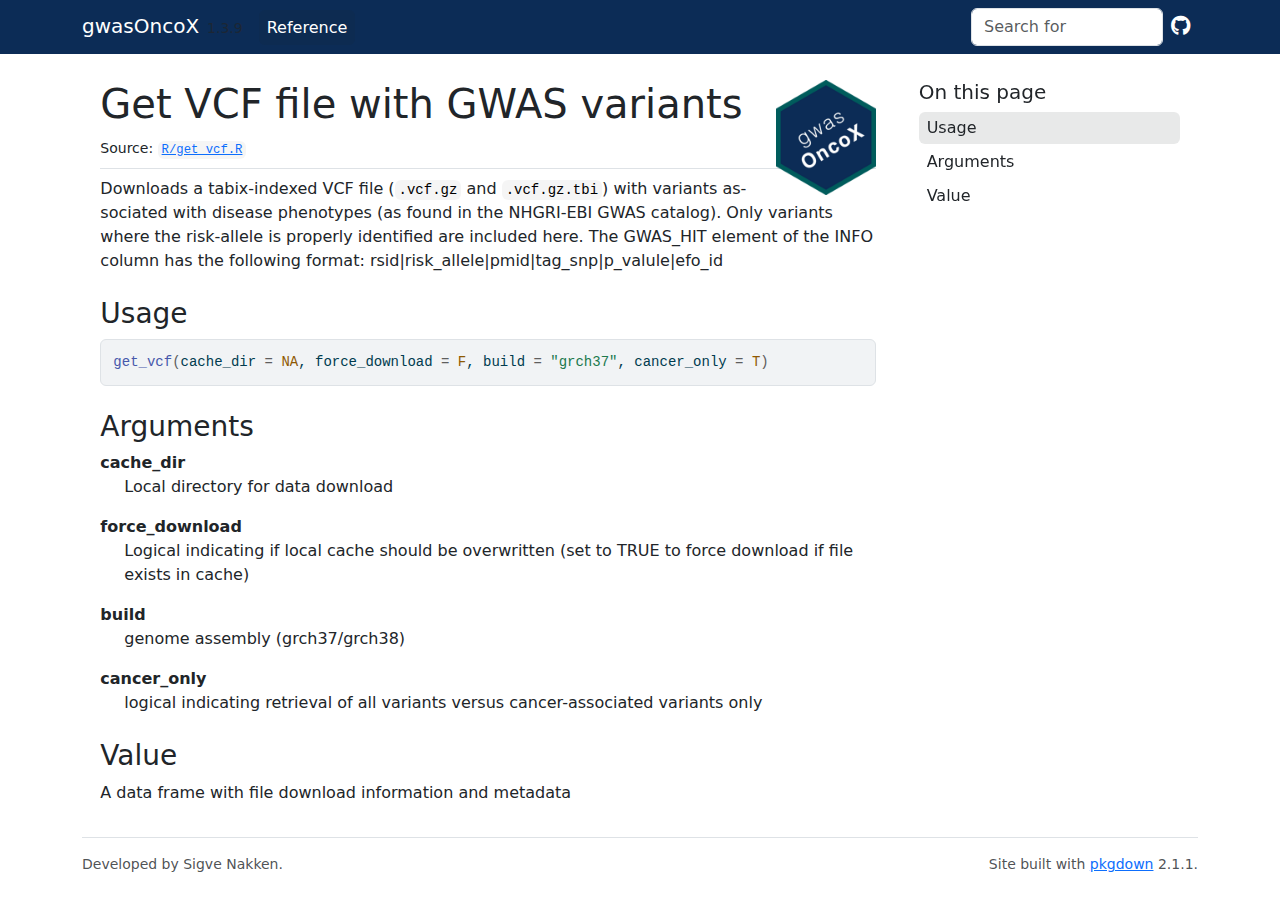
<file: reference/get_vcf.html>
<!DOCTYPE html>
<!-- Generated by pkgdown: do not edit by hand --><html lang="en"><head><meta http-equiv="Content-Type" content="text/html; charset=UTF-8"><meta charset="utf-8"><meta http-equiv="X-UA-Compatible" content="IE=edge"><meta name="viewport" content="width=device-width, initial-scale=1, shrink-to-fit=no"><title>Get VCF file with GWAS variants — get_vcf • gwasOncoX</title><!-- favicons --><link rel="icon" type="image/png" sizes="16x16" href="../favicon-16x16.png"><link rel="icon" type="image/png" sizes="32x32" href="../favicon-32x32.png"><link rel="apple-touch-icon" type="image/png" sizes="180x180" href="../apple-touch-icon.png"><link rel="apple-touch-icon" type="image/png" sizes="120x120" href="../apple-touch-icon-120x120.png"><link rel="apple-touch-icon" type="image/png" sizes="76x76" href="../apple-touch-icon-76x76.png"><link rel="apple-touch-icon" type="image/png" sizes="60x60" href="../apple-touch-icon-60x60.png"><script src="../deps/jquery-3.6.0/jquery-3.6.0.min.js"></script><meta name="viewport" content="width=device-width, initial-scale=1, shrink-to-fit=no"><link href="../deps/bootstrap-5.3.1/bootstrap.min.css" rel="stylesheet"><script src="../deps/bootstrap-5.3.1/bootstrap.bundle.min.js"></script><link href="../deps/font-awesome-6.5.2/css/all.min.css" rel="stylesheet"><link href="../deps/font-awesome-6.5.2/css/v4-shims.min.css" rel="stylesheet"><script src="../deps/headroom-0.11.0/headroom.min.js"></script><script src="../deps/headroom-0.11.0/jQuery.headroom.min.js"></script><script src="../deps/bootstrap-toc-1.0.1/bootstrap-toc.min.js"></script><script src="../deps/clipboard.js-2.0.11/clipboard.min.js"></script><script src="../deps/search-1.0.0/autocomplete.jquery.min.js"></script><script src="../deps/search-1.0.0/fuse.min.js"></script><script src="../deps/search-1.0.0/mark.min.js"></script><!-- pkgdown --><script src="../pkgdown.js"></script><meta property="og:title" content="Get VCF file with GWAS variants — get_vcf"><meta name="description" content="Downloads a tabix-indexed VCF file (.vcf.gz and .vcf.gz.tbi) with variants
associated with disease phenotypes (as found in the NHGRI-EBI GWAS catalog).
Only variants where the risk-allele is properly identified are included here.
The GWAS_HIT element of the INFO column has the following format:
rsid|risk_allele|pmid|tag_snp|p_valule|efo_id"><meta property="og:description" content="Downloads a tabix-indexed VCF file (.vcf.gz and .vcf.gz.tbi) with variants
associated with disease phenotypes (as found in the NHGRI-EBI GWAS catalog).
Only variants where the risk-allele is properly identified are included here.
The GWAS_HIT element of the INFO column has the following format:
rsid|risk_allele|pmid|tag_snp|p_valule|efo_id"><meta property="og:image" content="https://sigven.github.io/gwasOncoX/logo.png"></head><body>
    <a href="#main" class="visually-hidden-focusable">Skip to contents</a>


    <nav class="navbar navbar-expand-lg fixed-top bg-info" data-bs-theme="light" aria-label="Site navigation"><div class="container">

    <a class="navbar-brand me-2" href="../index.html">gwasOncoX</a>

    <small class="nav-text text-muted me-auto" data-bs-toggle="tooltip" data-bs-placement="bottom" title="">1.3.9</small>


    <button class="navbar-toggler" type="button" data-bs-toggle="collapse" data-bs-target="#navbar" aria-controls="navbar" aria-expanded="false" aria-label="Toggle navigation">
      <span class="navbar-toggler-icon"></span>
    </button>

    <div id="navbar" class="collapse navbar-collapse ms-3">
      <ul class="navbar-nav me-auto"><li class="active nav-item"><a class="nav-link" href="../reference/index.html">Reference</a></li>
      </ul><ul class="navbar-nav"><li class="nav-item"><form class="form-inline" role="search">
 <input class="form-control" type="search" name="search-input" id="search-input" autocomplete="off" aria-label="Search site" placeholder="Search for" data-search-index="../search.json"></form></li>
<li class="nav-item"><a class="external-link nav-link" href="https://github.com/sigven/gwasOncoX/" aria-label="GitHub"><span class="fa fab fa-github fa-lg"></span></a></li>
      </ul></div>


  </div>
</nav><div class="container template-reference-topic">
<div class="row">
  <main id="main" class="col-md-9"><div class="page-header">
      <img src="../logo.png" class="logo" alt=""><h1>Get VCF file with GWAS variants</h1>
      <small class="dont-index">Source: <a href="https://github.com/sigven/gwasOncoX/blob/main/R/get_vcf.R" class="external-link"><code>R/get_vcf.R</code></a></small>
      <div class="d-none name"><code>get_vcf.Rd</code></div>
    </div>

    <div class="ref-description section level2">
    <p>Downloads a tabix-indexed VCF file (<code>.vcf.gz</code> and <code>.vcf.gz.tbi</code>) with variants
associated with disease phenotypes (as found in the NHGRI-EBI GWAS catalog).
Only variants where the risk-allele is properly identified are included here.
The GWAS_HIT element of the INFO column has the following format:
rsid|risk_allele|pmid|tag_snp|p_valule|efo_id</p>
    </div>

    <div class="section level2">
    <h2 id="ref-usage">Usage<a class="anchor" aria-label="anchor" href="#ref-usage"></a></h2>
    <div class="sourceCode"><pre class="sourceCode r"><code><span><span class="fu">get_vcf</span><span class="op">(</span>cache_dir <span class="op">=</span> <span class="cn">NA</span>, force_download <span class="op">=</span> <span class="cn">F</span>, build <span class="op">=</span> <span class="st">"grch37"</span>, cancer_only <span class="op">=</span> <span class="cn">T</span><span class="op">)</span></span></code></pre></div>
    </div>

    <div class="section level2">
    <h2 id="arguments">Arguments<a class="anchor" aria-label="anchor" href="#arguments"></a></h2>


<dl><dt id="arg-cache-dir">cache_dir<a class="anchor" aria-label="anchor" href="#arg-cache-dir"></a></dt>
<dd><p>Local directory for data download</p></dd>


<dt id="arg-force-download">force_download<a class="anchor" aria-label="anchor" href="#arg-force-download"></a></dt>
<dd><p>Logical indicating if local cache should be overwritten
(set to TRUE to force download if file exists in cache)</p></dd>


<dt id="arg-build">build<a class="anchor" aria-label="anchor" href="#arg-build"></a></dt>
<dd><p>genome assembly (grch37/grch38)</p></dd>


<dt id="arg-cancer-only">cancer_only<a class="anchor" aria-label="anchor" href="#arg-cancer-only"></a></dt>
<dd><p>logical indicating retrieval of all variants versus
cancer-associated variants only</p></dd>

</dl></div>
    <div class="section level2">
    <h2 id="value">Value<a class="anchor" aria-label="anchor" href="#value"></a></h2>
    <p>A data frame with file download information and metadata</p>
    </div>

  </main><aside class="col-md-3"><nav id="toc" aria-label="Table of contents"><h2>On this page</h2>
    </nav></aside></div>


    <footer><div class="pkgdown-footer-left">
  <p>Developed by Sigve Nakken.</p>
</div>

<div class="pkgdown-footer-right">
  <p>Site built with <a href="https://pkgdown.r-lib.org/" class="external-link">pkgdown</a> 2.1.1.</p>
</div>

    </footer></div>





  </body></html>
</file>
<file: deps/font-awesome-6.5.2/css/v4-shims.min.css>
/*!
 * Font Awesome Free 6.5.2 by @fontawesome - https://fontawesome.com
 * License - https://fontawesome.com/license/free (Icons: CC BY 4.0, Fonts: SIL OFL 1.1, Code: MIT License)
 * Copyright 2024 Fonticons, Inc.
 */
.fa.fa-glass:before{content:"\f000"}.fa.fa-envelope-o{font-family:"Font Awesome 6 Free";font-weight:400}.fa.fa-envelope-o:before{content:"\f0e0"}.fa.fa-star-o{font-family:"Font Awesome 6 Free";font-weight:400}.fa.fa-star-o:before{content:"\f005"}.fa.fa-close:before,.fa.fa-remove:before{content:"\f00d"}.fa.fa-gear:before{content:"\f013"}.fa.fa-trash-o{font-family:"Font Awesome 6 Free";font-weight:400}.fa.fa-trash-o:before{content:"\f2ed"}.fa.fa-home:before{content:"\f015"}.fa.fa-file-o{font-family:"Font Awesome 6 Free";font-weight:400}.fa.fa-file-o:before{content:"\f15b"}.fa.fa-clock-o{font-family:"Font Awesome 6 Free";font-weight:400}.fa.fa-clock-o:before{content:"\f017"}.fa.fa-arrow-circle-o-down{font-family:"Font Awesome 6 Free";font-weight:400}.fa.fa-arrow-circle-o-down:before{content:"\f358"}.fa.fa-arrow-circle-o-up{font-family:"Font Awesome 6 Free";font-weight:400}.fa.fa-arrow-circle-o-up:before{content:"\f35b"}.fa.fa-play-circle-o{font-family:"Font Awesome 6 Free";font-weight:400}.fa.fa-play-circle-o:before{content:"\f144"}.fa.fa-repeat:before,.fa.fa-rotate-right:before{content:"\f01e"}.fa.fa-refresh:before{content:"\f021"}.fa.fa-list-alt{font-family:"Font Awesome 6 Free";font-weight:400}.fa.fa-list-alt:before{content:"\f022"}.fa.fa-dedent:before{content:"\f03b"}.fa.fa-video-camera:before{content:"\f03d"}.fa.fa-picture-o{font-family:"Font Awesome 6 Free";font-weight:400}.fa.fa-picture-o:before{content:"\f03e"}.fa.fa-photo{font-family:"Font Awesome 6 Free";font-weight:400}.fa.fa-photo:before{content:"\f03e"}.fa.fa-image{font-family:"Font Awesome 6 Free";font-weight:400}.fa.fa-image:before{content:"\f03e"}.fa.fa-map-marker:before{content:"\f3c5"}.fa.fa-pencil-square-o{font-family:"Font Awesome 6 Free";font-weight:400}.fa.fa-pencil-square-o:before{content:"\f044"}.fa.fa-edit{font-family:"Font Awesome 6 Free";font-weight:400}.fa.fa-edit:before{content:"\f044"}.fa.fa-share-square-o:before{content:"\f14d"}.fa.fa-check-square-o{font-family:"Font Awesome 6 Free";font-weight:400}.fa.fa-check-square-o:before{content:"\f14a"}.fa.fa-arrows:before{content:"\f0b2"}.fa.fa-times-circle-o{font-family:"Font Awesome 6 Free";font-weight:400}.fa.fa-times-circle-o:before{content:"\f057"}.fa.fa-check-circle-o{font-family:"Font Awesome 6 Free";font-weight:400}.fa.fa-check-circle-o:before{content:"\f058"}.fa.fa-mail-forward:before{content:"\f064"}.fa.fa-expand:before{content:"\f424"}.fa.fa-compress:before{content:"\f422"}.fa.fa-eye,.fa.fa-eye-slash{font-family:"Font Awesome 6 Free";font-weight:400}.fa.fa-warning:before{content:"\f071"}.fa.fa-calendar:before{content:"\f073"}.fa.fa-arrows-v:before{content:"\f338"}.fa.fa-arrows-h:before{content:"\f337"}.fa.fa-bar-chart-o:before,.fa.fa-bar-chart:before{content:"\e0e3"}.fa.fa-twitter-square{font-family:"Font Awesome 6 Brands";font-weight:400}.fa.fa-twitter-square:before{content:"\f081"}.fa.fa-facebook-square{font-family:"Font Awesome 6 Brands";font-weight:400}.fa.fa-facebook-square:before{content:"\f082"}.fa.fa-gears:before{content:"\f085"}.fa.fa-thumbs-o-up{font-family:"Font Awesome 6 Free";font-weight:400}.fa.fa-thumbs-o-up:before{content:"\f164"}.fa.fa-thumbs-o-down{font-family:"Font Awesome 6 Free";font-weight:400}.fa.fa-thumbs-o-down:before{content:"\f165"}.fa.fa-heart-o{font-family:"Font Awesome 6 Free";font-weight:400}.fa.fa-heart-o:before{content:"\f004"}.fa.fa-sign-out:before{content:"\f2f5"}.fa.fa-linkedin-square{font-family:"Font Awesome 6 Brands";font-weight:400}.fa.fa-linkedin-square:before{content:"\f08c"}.fa.fa-thumb-tack:before{content:"\f08d"}.fa.fa-external-link:before{content:"\f35d"}.fa.fa-sign-in:before{content:"\f2f6"}.fa.fa-github-square{font-family:"Font Awesome 6 Brands";font-weight:400}.fa.fa-github-square:before{content:"\f092"}.fa.fa-lemon-o{font-family:"Font Awesome 6 Free";font-weight:400}.fa.fa-lemon-o:before{content:"\f094"}.fa.fa-square-o{font-family:"Font Awesome 6 Free";font-weight:400}.fa.fa-square-o:before{content:"\f0c8"}.fa.fa-bookmark-o{font-family:"Font Awesome 6 Free";font-weight:400}.fa.fa-bookmark-o:before{content:"\f02e"}.fa.fa-facebook,.fa.fa-twitter{font-family:"Font Awesome 6 Brands";font-weight:400}.fa.fa-facebook:before{content:"\f39e"}.fa.fa-facebook-f{font-family:"Font Awesome 6 Brands";font-weight:400}.fa.fa-facebook-f:before{content:"\f39e"}.fa.fa-github{font-family:"Font Awesome 6 Brands";font-weight:400}.fa.fa-credit-card{font-family:"Font Awesome 6 Free";font-weight:400}.fa.fa-feed:before{content:"\f09e"}.fa.fa-hdd-o{font-family:"Font Awesome 6 Free";font-weight:400}.fa.fa-hdd-o:before{content:"\f0a0"}.fa.fa-hand-o-right{font-family:"Font Awesome 6 Free";font-weight:400}.fa.fa-hand-o-right:before{content:"\f0a4"}.fa.fa-hand-o-left{font-family:"Font Awesome 6 Free";font-weight:400}.fa.fa-hand-o-left:before{content:"\f0a5"}.fa.fa-hand-o-up{font-family:"Font Awesome 6 Free";font-weight:400}.fa.fa-hand-o-up:before{content:"\f0a6"}.fa.fa-hand-o-down{font-family:"Font Awesome 6 Free";font-weight:400}.fa.fa-hand-o-down:before{content:"\f0a7"}.fa.fa-globe:before{content:"\f57d"}.fa.fa-tasks:before{content:"\f828"}.fa.fa-arrows-alt:before{content:"\f31e"}.fa.fa-group:before{content:"\f0c0"}.fa.fa-chain:before{content:"\f0c1"}.fa.fa-cut:before{content:"\f0c4"}.fa.fa-files-o{font-family:"Font Awesome 6 Free";font-weight:400}.fa.fa-files-o:before{content:"\f0c5"}.fa.fa-floppy-o{font-family:"Font Awesome 6 Free";font-weight:400}.fa.fa-floppy-o:before{content:"\f0c7"}.fa.fa-save{font-family:"Font Awesome 6 Free";font-weight:400}.fa.fa-save:before{content:"\f0c7"}.fa.fa-navicon:before,.fa.fa-reorder:before{content:"\f0c9"}.fa.fa-magic:before{content:"\e2ca"}.fa.fa-pinterest,.fa.fa-pinterest-square{font-family:"Font Awesome 6 Brands";font-weight:400}.fa.fa-pinterest-square:before{content:"\f0d3"}.fa.fa-google-plus-square{font-family:"Font Awesome 6 Brands";font-weight:400}.fa.fa-google-plus-square:before{content:"\f0d4"}.fa.fa-google-plus{font-family:"Font Awesome 6 Brands";font-weight:400}.fa.fa-google-plus:before{content:"\f0d5"}.fa.fa-money:before{content:"\f3d1"}.fa.fa-unsorted:before{content:"\f0dc"}.fa.fa-sort-desc:before{content:"\f0dd"}.fa.fa-sort-asc:before{content:"\f0de"}.fa.fa-linkedin{font-family:"Font Awesome 6 Brands";font-weight:400}.fa.fa-linkedin:before{content:"\f0e1"}.fa.fa-rotate-left:before{content:"\f0e2"}.fa.fa-legal:before{content:"\f0e3"}.fa.fa-dashboard:before,.fa.fa-tachometer:before{content:"\f625"}.fa.fa-comment-o{font-family:"Font Awesome 6 Free";font-weight:400}.fa.fa-comment-o:before{content:"\f075"}.fa.fa-comments-o{font-family:"Font Awesome 6 Free";font-weight:400}.fa.fa-comments-o:before{content:"\f086"}.fa.fa-flash:before{content:"\f0e7"}.fa.fa-clipboard:before{content:"\f0ea"}.fa.fa-lightbulb-o{font-family:"Font Awesome 6 Free";font-weight:400}.fa.fa-lightbulb-o:before{content:"\f0eb"}.fa.fa-exchange:before{content:"\f362"}.fa.fa-cloud-download:before{content:"\f0ed"}.fa.fa-cloud-upload:before{content:"\f0ee"}.fa.fa-bell-o{font-family:"Font Awesome 6 Free";font-weight:400}.fa.fa-bell-o:before{content:"\f0f3"}.fa.fa-cutlery:before{content:"\f2e7"}.fa.fa-file-text-o{font-family:"Font Awesome 6 Free";font-weight:400}.fa.fa-file-text-o:before{content:"\f15c"}.fa.fa-building-o{font-family:"Font Awesome 6 Free";font-weight:400}.fa.fa-building-o:before{content:"\f1ad"}.fa.fa-hospital-o{font-family:"Font Awesome 6 Free";font-weight:400}.fa.fa-hospital-o:before{content:"\f0f8"}.fa.fa-tablet:before{content:"\f3fa"}.fa.fa-mobile-phone:before,.fa.fa-mobile:before{content:"\f3cd"}.fa.fa-circle-o{font-family:"Font Awesome 6 Free";font-weight:400}.fa.fa-circle-o:before{content:"\f111"}.fa.fa-mail-reply:before{content:"\f3e5"}.fa.fa-github-alt{font-family:"Font Awesome 6 Brands";font-weight:400}.fa.fa-folder-o{font-family:"Font Awesome 6 Free";font-weight:400}.fa.fa-folder-o:before{content:"\f07b"}.fa.fa-folder-open-o{font-family:"Font Awesome 6 Free";font-weight:400}.fa.fa-folder-open-o:before{content:"\f07c"}.fa.fa-smile-o{font-family:"Font Awesome 6 Free";font-weight:400}.fa.fa-smile-o:before{content:"\f118"}.fa.fa-frown-o{font-family:"Font Awesome 6 Free";font-weight:400}.fa.fa-frown-o:before{content:"\f119"}.fa.fa-meh-o{font-family:"Font Awesome 6 Free";font-weight:400}.fa.fa-meh-o:before{content:"\f11a"}.fa.fa-keyboard-o{font-family:"Font Awesome 6 Free";font-weight:400}.fa.fa-keyboard-o:before{content:"\f11c"}.fa.fa-flag-o{font-family:"Font Awesome 6 Free";font-weight:400}.fa.fa-flag-o:before{content:"\f024"}.fa.fa-mail-reply-all:before{content:"\f122"}.fa.fa-star-half-o{font-family:"Font Awesome 6 Free";font-weight:400}.fa.fa-star-half-o:before{content:"\f5c0"}.fa.fa-star-half-empty{font-family:"Font Awesome 6 Free";font-weight:400}.fa.fa-star-half-empty:before{content:"\f5c0"}.fa.fa-star-half-full{font-family:"Font Awesome 6 Free";font-weight:400}.fa.fa-star-half-full:before{content:"\f5c0"}.fa.fa-code-fork:before{content:"\f126"}.fa.fa-chain-broken:before,.fa.fa-unlink:before{content:"\f127"}.fa.fa-calendar-o{font-family:"Font Awesome 6 Free";font-weight:400}.fa.fa-calendar-o:before{content:"\f133"}.fa.fa-css3,.fa.fa-html5,.fa.fa-maxcdn{font-family:"Font Awesome 6 Brands";font-weight:400}.fa.fa-unlock-alt:before{content:"\f09c"}.fa.fa-minus-square-o{font-family:"Font Awesome 6 Free";font-weight:400}.fa.fa-minus-square-o:before{content:"\f146"}.fa.fa-level-up:before{content:"\f3bf"}.fa.fa-level-down:before{content:"\f3be"}.fa.fa-pencil-square:before{content:"\f14b"}.fa.fa-external-link-square:before{content:"\f360"}.fa.fa-compass{font-family:"Font Awesome 6 Free";font-weight:400}.fa.fa-caret-square-o-down{font-family:"Font Awesome 6 Free";font-weight:400}.fa.fa-caret-square-o-down:before{content:"\f150"}.fa.fa-toggle-down{font-family:"Font Awesome 6 Free";font-weight:400}.fa.fa-toggle-down:before{content:"\f150"}.fa.fa-caret-square-o-up{font-family:"Font Awesome 6 Free";font-weight:400}.fa.fa-caret-square-o-up:before{content:"\f151"}.fa.fa-toggle-up{font-family:"Font Awesome 6 Free";font-weight:400}.fa.fa-toggle-up:before{content:"\f151"}.fa.fa-caret-square-o-right{font-family:"Font Awesome 6 Free";font-weight:400}.fa.fa-caret-square-o-right:before{content:"\f152"}.fa.fa-toggle-right{font-family:"Font Awesome 6 Free";font-weight:400}.fa.fa-toggle-right:before{content:"\f152"}.fa.fa-eur:before,.fa.fa-euro:before{content:"\f153"}.fa.fa-gbp:before{content:"\f154"}.fa.fa-dollar:before,.fa.fa-usd:before{content:"\24"}.fa.fa-inr:before,.fa.fa-rupee:before{content:"\e1bc"}.fa.fa-cny:before,.fa.fa-jpy:before,.fa.fa-rmb:before,.fa.fa-yen:before{content:"\f157"}.fa.fa-rouble:before,.fa.fa-rub:before,.fa.fa-ruble:before{content:"\f158"}.fa.fa-krw:before,.fa.fa-won:before{content:"\f159"}.fa.fa-bitcoin,.fa.fa-btc{font-family:"Font Awesome 6 Brands";font-weight:400}.fa.fa-bitcoin:before{content:"\f15a"}.fa.fa-file-text:before{content:"\f15c"}.fa.fa-sort-alpha-asc:before{content:"\f15d"}.fa.fa-sort-alpha-desc:before{content:"\f881"}.fa.fa-sort-amount-asc:before{content:"\f884"}.fa.fa-sort-amount-desc:before{content:"\f160"}.fa.fa-sort-numeric-asc:before{content:"\f162"}.fa.fa-sort-numeric-desc:before{content:"\f886"}.fa.fa-youtube-square{font-family:"Font Awesome 6 Brands";font-weight:400}.fa.fa-youtube-square:before{content:"\f431"}.fa.fa-xing,.fa.fa-xing-square,.fa.fa-youtube{font-family:"Font Awesome 6 Brands";font-weight:400}.fa.fa-xing-square:before{content:"\f169"}.fa.fa-youtube-play{font-family:"Font Awesome 6 Brands";font-weight:400}.fa.fa-youtube-play:before{content:"\f167"}.fa.fa-adn,.fa.fa-bitbucket,.fa.fa-bitbucket-square,.fa.fa-dropbox,.fa.fa-flickr,.fa.fa-instagram,.fa.fa-stack-overflow{font-family:"Font Awesome 6 Brands";font-weight:400}.fa.fa-bitbucket-square:before{content:"\f171"}.fa.fa-tumblr,.fa.fa-tumblr-square{font-family:"Font Awesome 6 Brands";font-weight:400}.fa.fa-tumblr-square:before{content:"\f174"}.fa.fa-long-arrow-down:before{content:"\f309"}.fa.fa-long-arrow-up:before{content:"\f30c"}.fa.fa-long-arrow-left:before{content:"\f30a"}.fa.fa-long-arrow-right:before{content:"\f30b"}.fa.fa-android,.fa.fa-apple,.fa.fa-dribbble,.fa.fa-foursquare,.fa.fa-gittip,.fa.fa-gratipay,.fa.fa-linux,.fa.fa-skype,.fa.fa-trello,.fa.fa-windows{font-family:"Font Awesome 6 Brands";font-weight:400}.fa.fa-gittip:before{content:"\f184"}.fa.fa-sun-o{font-family:"Font Awesome 6 Free";font-weight:400}.fa.fa-sun-o:before{content:"\f185"}.fa.fa-moon-o{font-family:"Font Awesome 6 Free";font-weight:400}.fa.fa-moon-o:before{content:"\f186"}.fa.fa-pagelines,.fa.fa-renren,.fa.fa-stack-exchange,.fa.fa-vk,.fa.fa-weibo{font-family:"Font Awesome 6 Brands";font-weight:400}.fa.fa-arrow-circle-o-right{font-family:"Font Awesome 6 Free";font-weight:400}.fa.fa-arrow-circle-o-right:before{content:"\f35a"}.fa.fa-arrow-circle-o-left{font-family:"Font Awesome 6 Free";font-weight:400}.fa.fa-arrow-circle-o-left:before{content:"\f359"}.fa.fa-caret-square-o-left{font-family:"Font Awesome 6 Free";font-weight:400}.fa.fa-caret-square-o-left:before{content:"\f191"}.fa.fa-toggle-left{font-family:"Font Awesome 6 Free";font-weight:400}.fa.fa-toggle-left:before{content:"\f191"}.fa.fa-dot-circle-o{font-family:"Font Awesome 6 Free";font-weight:400}.fa.fa-dot-circle-o:before{content:"\f192"}.fa.fa-vimeo-square{font-family:"Font Awesome 6 Brands";font-weight:400}.fa.fa-vimeo-square:before{content:"\f194"}.fa.fa-try:before,.fa.fa-turkish-lira:before{content:"\e2bb"}.fa.fa-plus-square-o{font-family:"Font Awesome 6 Free";font-weight:400}.fa.fa-plus-square-o:before{content:"\f0fe"}.fa.fa-openid,.fa.fa-slack,.fa.fa-wordpress{font-family:"Font Awesome 6 Brands";font-weight:400}.fa.fa-bank:before,.fa.fa-institution:before{content:"\f19c"}.fa.fa-mortar-board:before{content:"\f19d"}.fa.fa-google,.fa.fa-reddit,.fa.fa-reddit-square,.fa.fa-yahoo{font-family:"Font Awesome 6 Brands";font-weight:400}.fa.fa-reddit-square:before{content:"\f1a2"}.fa.fa-behance,.fa.fa-behance-square,.fa.fa-delicious,.fa.fa-digg,.fa.fa-drupal,.fa.fa-joomla,.fa.fa-pied-piper-alt,.fa.fa-pied-piper-pp,.fa.fa-stumbleupon,.fa.fa-stumbleupon-circle{font-family:"Font Awesome 6 Brands";font-weight:400}.fa.fa-behance-square:before{content:"\f1b5"}.fa.fa-steam,.fa.fa-steam-square{font-family:"Font Awesome 6 Brands";font-weight:400}.fa.fa-steam-square:before{content:"\f1b7"}.fa.fa-automobile:before{content:"\f1b9"}.fa.fa-cab:before{content:"\f1ba"}.fa.fa-deviantart,.fa.fa-soundcloud,.fa.fa-spotify{font-family:"Font Awesome 6 Brands";font-weight:400}.fa.fa-file-pdf-o{font-family:"Font Awesome 6 Free";font-weight:400}.fa.fa-file-pdf-o:before{content:"\f1c1"}.fa.fa-file-word-o{font-family:"Font Awesome 6 Free";font-weight:400}.fa.fa-file-word-o:before{content:"\f1c2"}.fa.fa-file-excel-o{font-family:"Font Awesome 6 Free";font-weight:400}.fa.fa-file-excel-o:before{content:"\f1c3"}.fa.fa-file-powerpoint-o{font-family:"Font Awesome 6 Free";font-weight:400}.fa.fa-file-powerpoint-o:before{content:"\f1c4"}.fa.fa-file-image-o{font-family:"Font Awesome 6 Free";font-weight:400}.fa.fa-file-image-o:before{content:"\f1c5"}.fa.fa-file-photo-o{font-family:"Font Awesome 6 Free";font-weight:400}.fa.fa-file-photo-o:before{content:"\f1c5"}.fa.fa-file-picture-o{font-family:"Font Awesome 6 Free";font-weight:400}.fa.fa-file-picture-o:before{content:"\f1c5"}.fa.fa-file-archive-o{font-family:"Font Awesome 6 Free";font-weight:400}.fa.fa-file-archive-o:before{content:"\f1c6"}.fa.fa-file-zip-o{font-family:"Font Awesome 6 Free";font-weight:400}.fa.fa-file-zip-o:before{content:"\f1c6"}.fa.fa-file-audio-o{font-family:"Font Awesome 6 Free";font-weight:400}.fa.fa-file-audio-o:before{content:"\f1c7"}.fa.fa-file-sound-o{font-family:"Font Awesome 6 Free";font-weight:400}.fa.fa-file-sound-o:before{content:"\f1c7"}.fa.fa-file-video-o{font-family:"Font Awesome 6 Free";font-weight:400}.fa.fa-file-video-o:before{content:"\f1c8"}.fa.fa-file-movie-o{font-family:"Font Awesome 6 Free";font-weight:400}.fa.fa-file-movie-o:before{content:"\f1c8"}.fa.fa-file-code-o{font-family:"Font Awesome 6 Free";font-weight:400}.fa.fa-file-code-o:before{content:"\f1c9"}.fa.fa-codepen,.fa.fa-jsfiddle,.fa.fa-vine{font-family:"Font Awesome 6 Brands";font-weight:400}.fa.fa-life-bouy:before,.fa.fa-life-buoy:before,.fa.fa-life-saver:before,.fa.fa-support:before{content:"\f1cd"}.fa.fa-circle-o-notch:before{content:"\f1ce"}.fa.fa-ra,.fa.fa-rebel{font-family:"Font Awesome 6 Brands";font-weight:400}.fa.fa-ra:before{content:"\f1d0"}.fa.fa-resistance{font-family:"Font Awesome 6 Brands";font-weight:400}.fa.fa-resistance:before{content:"\f1d0"}.fa.fa-empire,.fa.fa-ge{font-family:"Font Awesome 6 Brands";font-weight:400}.fa.fa-ge:before{content:"\f1d1"}.fa.fa-git-square{font-family:"Font Awesome 6 Brands";font-weight:400}.fa.fa-git-square:before{content:"\f1d2"}.fa.fa-git,.fa.fa-hacker-news,.fa.fa-y-combinator-square{font-family:"Font Awesome 6 Brands";font-weight:400}.fa.fa-y-combinator-square:before{content:"\f1d4"}.fa.fa-yc-square{font-family:"Font Awesome 6 Brands";font-weight:400}.fa.fa-yc-square:before{content:"\f1d4"}.fa.fa-qq,.fa.fa-tencent-weibo,.fa.fa-wechat,.fa.fa-weixin{font-family:"Font Awesome 6 Brands";font-weight:400}.fa.fa-wechat:before{content:"\f1d7"}.fa.fa-send:before{content:"\f1d8"}.fa.fa-paper-plane-o{font-family:"Font Awesome 6 Free";font-weight:400}.fa.fa-paper-plane-o:before{content:"\f1d8"}.fa.fa-send-o{font-family:"Font Awesome 6 Free";font-weight:400}.fa.fa-send-o:before{content:"\f1d8"}.fa.fa-circle-thin{font-family:"Font Awesome 6 Free";font-weight:400}.fa.fa-circle-thin:before{content:"\f111"}.fa.fa-header:before{content:"\f1dc"}.fa.fa-futbol-o{font-family:"Font Awesome 6 Free";font-weight:400}.fa.fa-futbol-o:before{content:"\f1e3"}.fa.fa-soccer-ball-o{font-family:"Font Awesome 6 Free";font-weight:400}.fa.fa-soccer-ball-o:before{content:"\f1e3"}.fa.fa-slideshare,.fa.fa-twitch,.fa.fa-yelp{font-family:"Font Awesome 6 Brands";font-weight:400}.fa.fa-newspaper-o{font-family:"Font Awesome 6 Free";font-weight:400}.fa.fa-newspaper-o:before{content:"\f1ea"}.fa.fa-cc-amex,.fa.fa-cc-discover,.fa.fa-cc-mastercard,.fa.fa-cc-paypal,.fa.fa-cc-stripe,.fa.fa-cc-visa,.fa.fa-google-wallet,.fa.fa-paypal{font-family:"Font Awesome 6 Brands";font-weight:400}.fa.fa-bell-slash-o{font-family:"Font Awesome 6 Free";font-weight:400}.fa.fa-bell-slash-o:before{content:"\f1f6"}.fa.fa-trash:before{content:"\f2ed"}.fa.fa-copyright{font-family:"Font Awesome 6 Free";font-weight:400}.fa.fa-eyedropper:before{content:"\f1fb"}.fa.fa-area-chart:before{content:"\f1fe"}.fa.fa-pie-chart:before{content:"\f200"}.fa.fa-line-chart:before{content:"\f201"}.fa.fa-lastfm,.fa.fa-lastfm-square{font-family:"Font Awesome 6 Brands";font-weight:400}.fa.fa-lastfm-square:before{content:"\f203"}.fa.fa-angellist,.fa.fa-ioxhost{font-family:"Font Awesome 6 Brands";font-weight:400}.fa.fa-cc{font-family:"Font Awesome 6 Free";font-weight:400}.fa.fa-cc:before{content:"\f20a"}.fa.fa-ils:before,.fa.fa-shekel:before,.fa.fa-sheqel:before{content:"\f20b"}.fa.fa-buysellads,.fa.fa-connectdevelop,.fa.fa-dashcube,.fa.fa-forumbee,.fa.fa-leanpub,.fa.fa-sellsy,.fa.fa-shirtsinbulk,.fa.fa-simplybuilt,.fa.fa-skyatlas{font-family:"Font Awesome 6 Brands";font-weight:400}.fa.fa-diamond{font-family:"Font Awesome 6 Free";font-weight:400}.fa.fa-diamond:before{content:"\f3a5"}.fa.fa-intersex:before,.fa.fa-transgender:before{content:"\f224"}.fa.fa-transgender-alt:before{content:"\f225"}.fa.fa-facebook-official{font-family:"Font Awesome 6 Brands";font-weight:400}.fa.fa-facebook-official:before{content:"\f09a"}.fa.fa-pinterest-p,.fa.fa-whatsapp{font-family:"Font Awesome 6 Brands";font-weight:400}.fa.fa-hotel:before{content:"\f236"}.fa.fa-medium,.fa.fa-viacoin,.fa.fa-y-combinator,.fa.fa-yc{font-family:"Font Awesome 6 Brands";font-weight:400}.fa.fa-yc:before{content:"\f23b"}.fa.fa-expeditedssl,.fa.fa-opencart,.fa.fa-optin-monster{font-family:"Font Awesome 6 Brands";font-weight:400}.fa.fa-battery-4:before,.fa.fa-battery:before{content:"\f240"}.fa.fa-battery-3:before{content:"\f241"}.fa.fa-battery-2:before{content:"\f242"}.fa.fa-battery-1:before{content:"\f243"}.fa.fa-battery-0:before{content:"\f244"}.fa.fa-object-group,.fa.fa-object-ungroup,.fa.fa-sticky-note-o{font-family:"Font Awesome 6 Free";font-weight:400}.fa.fa-sticky-note-o:before{content:"\f249"}.fa.fa-cc-diners-club,.fa.fa-cc-jcb{font-family:"Font Awesome 6 Brands";font-weight:400}.fa.fa-clone{font-family:"Font Awesome 6 Free";font-weight:400}.fa.fa-hourglass-o:before{content:"\f254"}.fa.fa-hourglass-1:before{content:"\f251"}.fa.fa-hourglass-2:before{content:"\f252"}.fa.fa-hourglass-3:before{content:"\f253"}.fa.fa-hand-rock-o{font-family:"Font Awesome 6 Free";font-weight:400}.fa.fa-hand-rock-o:before{content:"\f255"}.fa.fa-hand-grab-o{font-family:"Font Awesome 6 Free";font-weight:400}.fa.fa-hand-grab-o:before{content:"\f255"}.fa.fa-hand-paper-o{font-family:"Font Awesome 6 Free";font-weight:400}.fa.fa-hand-paper-o:before{content:"\f256"}.fa.fa-hand-stop-o{font-family:"Font Awesome 6 Free";font-weight:400}.fa.fa-hand-stop-o:before{content:"\f256"}.fa.fa-hand-scissors-o{font-family:"Font Awesome 6 Free";font-weight:400}.fa.fa-hand-scissors-o:before{content:"\f257"}.fa.fa-hand-lizard-o{font-family:"Font Awesome 6 Free";font-weight:400}.fa.fa-hand-lizard-o:before{content:"\f258"}.fa.fa-hand-spock-o{font-family:"Font Awesome 6 Free";font-weight:400}.fa.fa-hand-spock-o:before{content:"\f259"}.fa.fa-hand-pointer-o{font-family:"Font Awesome 6 Free";font-weight:400}.fa.fa-hand-pointer-o:before{content:"\f25a"}.fa.fa-hand-peace-o{font-family:"Font Awesome 6 Free";font-weight:400}.fa.fa-hand-peace-o:before{content:"\f25b"}.fa.fa-registered{font-family:"Font Awesome 6 Free";font-weight:400}.fa.fa-creative-commons,.fa.fa-gg,.fa.fa-gg-circle,.fa.fa-odnoklassniki,.fa.fa-odnoklassniki-square{font-family:"Font Awesome 6 Brands";font-weight:400}.fa.fa-odnoklassniki-square:before{content:"\f264"}.fa.fa-chrome,.fa.fa-firefox,.fa.fa-get-pocket,.fa.fa-internet-explorer,.fa.fa-opera,.fa.fa-safari,.fa.fa-wikipedia-w{font-family:"Font Awesome 6 Brands";font-weight:400}.fa.fa-television:before{content:"\f26c"}.fa.fa-500px,.fa.fa-amazon,.fa.fa-contao{font-family:"Font Awesome 6 Brands";font-weight:400}.fa.fa-calendar-plus-o{font-family:"Font Awesome 6 Free";font-weight:400}.fa.fa-calendar-plus-o:before{content:"\f271"}.fa.fa-calendar-minus-o{font-family:"Font Awesome 6 Free";font-weight:400}.fa.fa-calendar-minus-o:before{content:"\f272"}.fa.fa-calendar-times-o{font-family:"Font Awesome 6 Free";font-weight:400}.fa.fa-calendar-times-o:before{content:"\f273"}.fa.fa-calendar-check-o{font-family:"Font Awesome 6 Free";font-weight:400}.fa.fa-calendar-check-o:before{content:"\f274"}.fa.fa-map-o{font-family:"Font Awesome 6 Free";font-weight:400}.fa.fa-map-o:before{content:"\f279"}.fa.fa-commenting:before{content:"\f4ad"}.fa.fa-commenting-o{font-family:"Font Awesome 6 Free";font-weight:400}.fa.fa-commenting-o:before{content:"\f4ad"}.fa.fa-houzz,.fa.fa-vimeo{font-family:"Font Awesome 6 Brands";font-weight:400}.fa.fa-vimeo:before{content:"\f27d"}.fa.fa-black-tie,.fa.fa-edge,.fa.fa-fonticons,.fa.fa-reddit-alien{font-family:"Font Awesome 6 Brands";font-weight:400}.fa.fa-credit-card-alt:before{content:"\f09d"}.fa.fa-codiepie,.fa.fa-fort-awesome,.fa.fa-mixcloud,.fa.fa-modx,.fa.fa-product-hunt,.fa.fa-scribd,.fa.fa-usb{font-family:"Font Awesome 6 Brands";font-weight:400}.fa.fa-pause-circle-o{font-family:"Font Awesome 6 Free";font-weight:400}.fa.fa-pause-circle-o:before{content:"\f28b"}.fa.fa-stop-circle-o{font-family:"Font Awesome 6 Free";font-weight:400}.fa.fa-stop-circle-o:before{content:"\f28d"}.fa.fa-bluetooth,.fa.fa-bluetooth-b,.fa.fa-envira,.fa.fa-gitlab,.fa.fa-wheelchair-alt,.fa.fa-wpbeginner,.fa.fa-wpforms{font-family:"Font Awesome 6 Brands";font-weight:400}.fa.fa-wheelchair-alt:before{content:"\f368"}.fa.fa-question-circle-o{font-family:"Font Awesome 6 Free";font-weight:400}.fa.fa-question-circle-o:before{content:"\f059"}.fa.fa-volume-control-phone:before{content:"\f2a0"}.fa.fa-asl-interpreting:before{content:"\f2a3"}.fa.fa-deafness:before,.fa.fa-hard-of-hearing:before{content:"\f2a4"}.fa.fa-glide,.fa.fa-glide-g{font-family:"Font Awesome 6 Brands";font-weight:400}.fa.fa-signing:before{content:"\f2a7"}.fa.fa-viadeo,.fa.fa-viadeo-square{font-family:"Font Awesome 6 Brands";font-weight:400}.fa.fa-viadeo-square:before{content:"\f2aa"}.fa.fa-snapchat,.fa.fa-snapchat-ghost{font-family:"Font Awesome 6 Brands";font-weight:400}.fa.fa-snapchat-ghost:before{content:"\f2ab"}.fa.fa-snapchat-square{font-family:"Font Awesome 6 Brands";font-weight:400}.fa.fa-snapchat-square:before{content:"\f2ad"}.fa.fa-first-order,.fa.fa-google-plus-official,.fa.fa-pied-piper,.fa.fa-themeisle,.fa.fa-yoast{font-family:"Font Awesome 6 Brands";font-weight:400}.fa.fa-google-plus-official:before{content:"\f2b3"}.fa.fa-google-plus-circle{font-family:"Font Awesome 6 Brands";font-weight:400}.fa.fa-google-plus-circle:before{content:"\f2b3"}.fa.fa-fa,.fa.fa-font-awesome{font-family:"Font Awesome 6 Brands";font-weight:400}.fa.fa-fa:before{content:"\f2b4"}.fa.fa-handshake-o{font-family:"Font Awesome 6 Free";font-weight:400}.fa.fa-handshake-o:before{content:"\f2b5"}.fa.fa-envelope-open-o{font-family:"Font Awesome 6 Free";font-weight:400}.fa.fa-envelope-open-o:before{content:"\f2b6"}.fa.fa-linode{font-family:"Font Awesome 6 Brands";font-weight:400}.fa.fa-address-book-o{font-family:"Font Awesome 6 Free";font-weight:400}.fa.fa-address-book-o:before{content:"\f2b9"}.fa.fa-vcard:before{content:"\f2bb"}.fa.fa-address-card-o{font-family:"Font Awesome 6 Free";font-weight:400}.fa.fa-address-card-o:before{content:"\f2bb"}.fa.fa-vcard-o{font-family:"Font Awesome 6 Free";font-weight:400}.fa.fa-vcard-o:before{content:"\f2bb"}.fa.fa-user-circle-o{font-family:"Font Awesome 6 Free";font-weight:400}.fa.fa-user-circle-o:before{content:"\f2bd"}.fa.fa-user-o{font-family:"Font Awesome 6 Free";font-weight:400}.fa.fa-user-o:before{content:"\f007"}.fa.fa-id-badge{font-family:"Font Awesome 6 Free";font-weight:400}.fa.fa-drivers-license:before{content:"\f2c2"}.fa.fa-id-card-o{font-family:"Font Awesome 6 Free";font-weight:400}.fa.fa-id-card-o:before{content:"\f2c2"}.fa.fa-drivers-license-o{font-family:"Font Awesome 6 Free";font-weight:400}.fa.fa-drivers-license-o:before{content:"\f2c2"}.fa.fa-free-code-camp,.fa.fa-quora,.fa.fa-telegram{font-family:"Font Awesome 6 Brands";font-weight:400}.fa.fa-thermometer-4:before,.fa.fa-thermometer:before{content:"\f2c7"}.fa.fa-thermometer-3:before{content:"\f2c8"}.fa.fa-thermometer-2:before{content:"\f2c9"}.fa.fa-thermometer-1:before{content:"\f2ca"}.fa.fa-thermometer-0:before{content:"\f2cb"}.fa.fa-bathtub:before,.fa.fa-s15:before{content:"\f2cd"}.fa.fa-window-maximize,.fa.fa-window-restore{font-family:"Font Awesome 6 Free";font-weight:400}.fa.fa-times-rectangle:before{content:"\f410"}.fa.fa-window-close-o{font-family:"Font Awesome 6 Free";font-weight:400}.fa.fa-window-close-o:before{content:"\f410"}.fa.fa-times-rectangle-o{font-family:"Font Awesome 6 Free";font-weight:400}.fa.fa-times-rectangle-o:before{content:"\f410"}.fa.fa-bandcamp,.fa.fa-eercast,.fa.fa-etsy,.fa.fa-grav,.fa.fa-imdb,.fa.fa-ravelry{font-family:"Font Awesome 6 Brands";font-weight:400}.fa.fa-eercast:before{content:"\f2da"}.fa.fa-snowflake-o{font-family:"Font Awesome 6 Free";font-weight:400}.fa.fa-snowflake-o:before{content:"\f2dc"}.fa.fa-meetup,.fa.fa-superpowers,.fa.fa-wpexplorer{font-family:"Font Awesome 6 Brands";font-weight:400}
</file>
